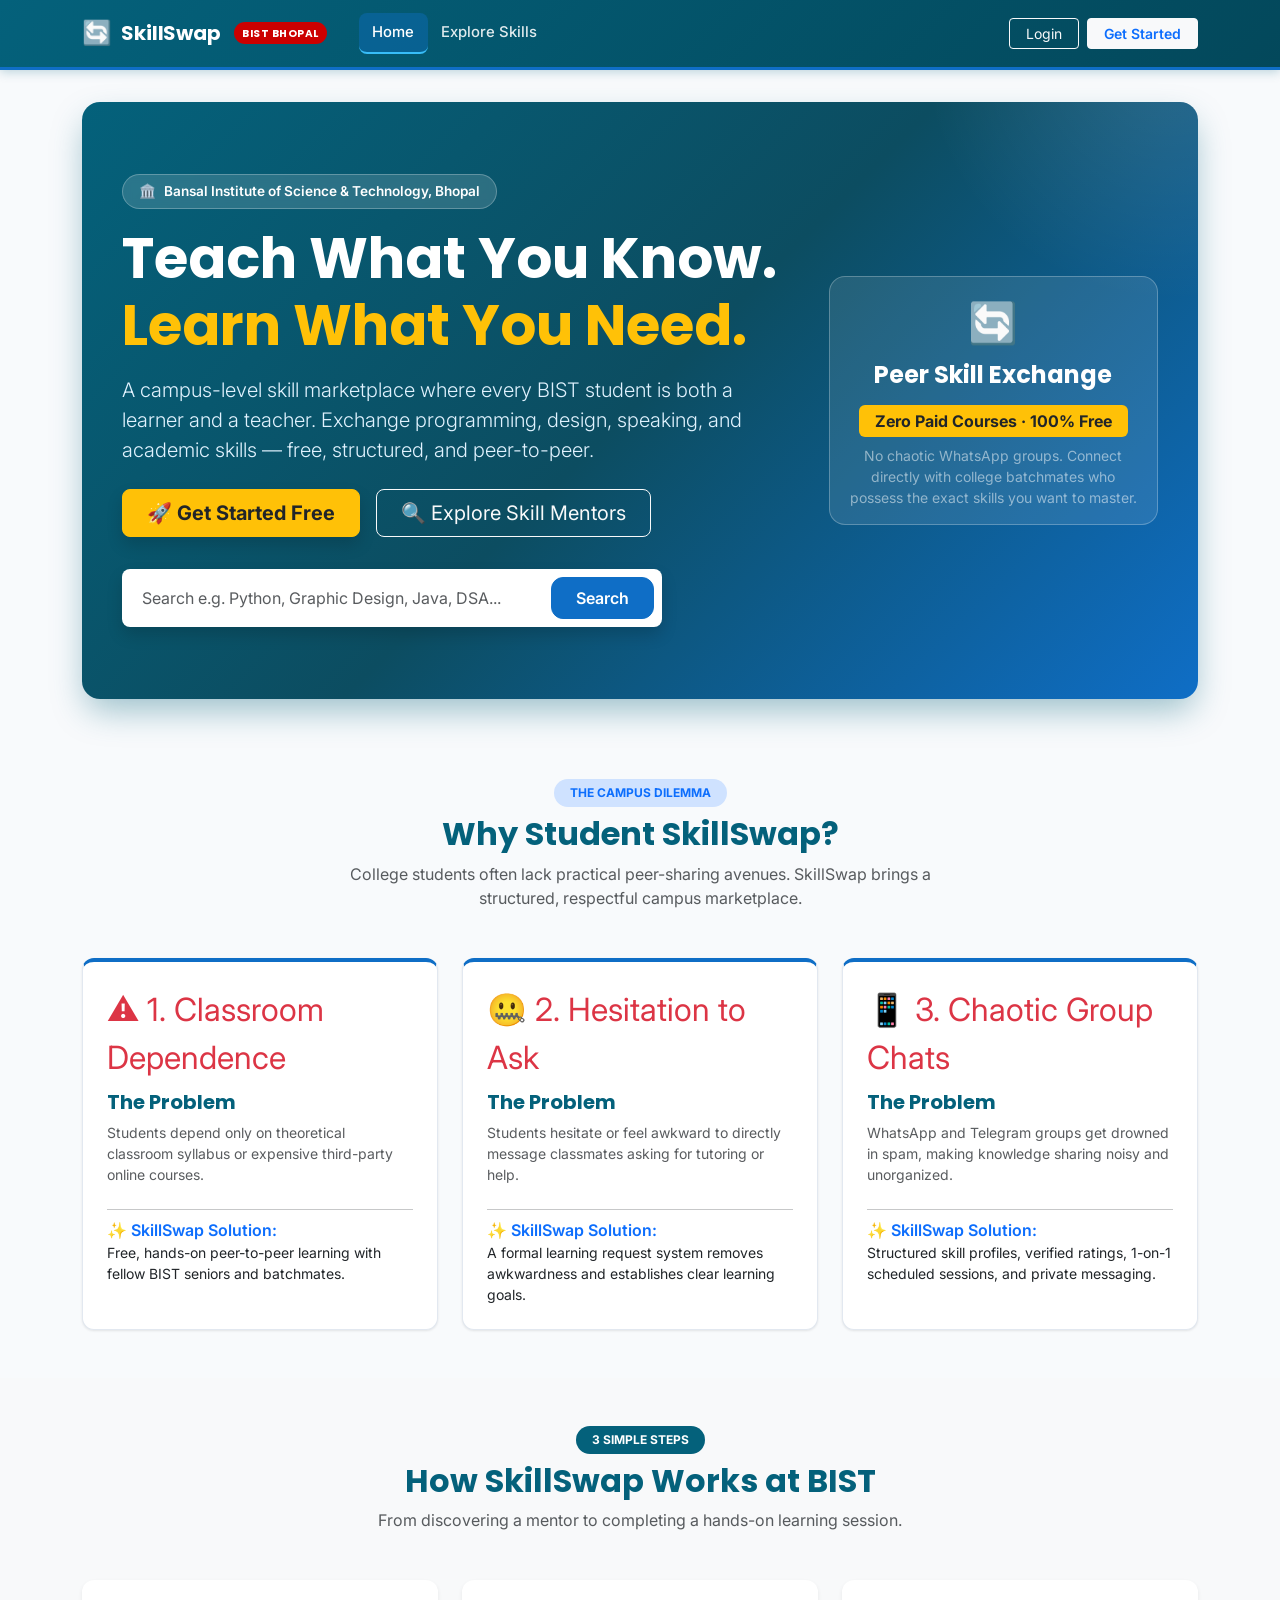
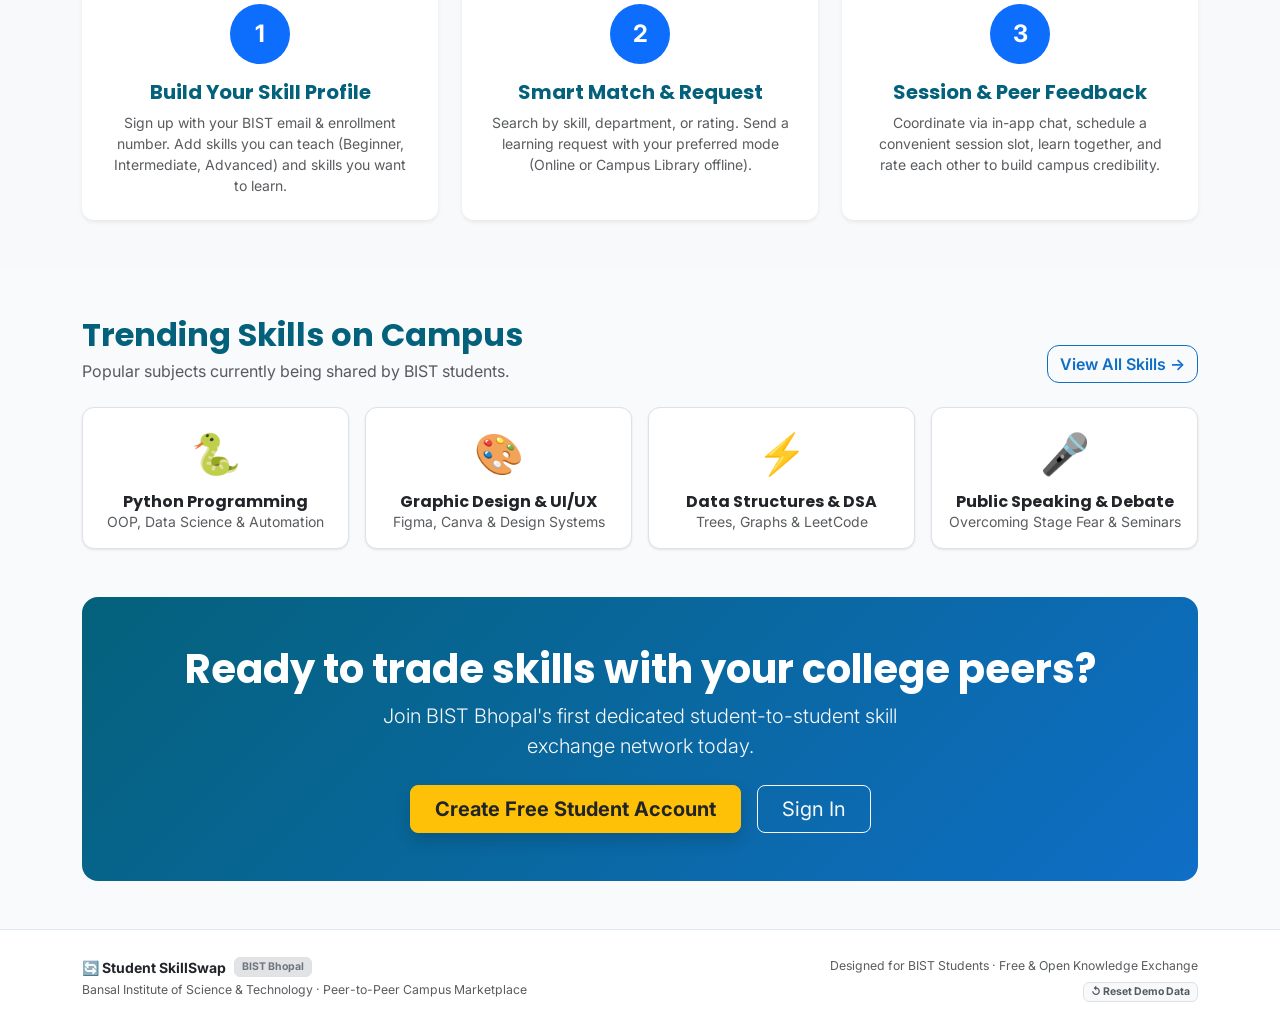
<file: student-skillswap/index.html>
<!DOCTYPE html>
<html lang="en">
<head>
  <meta charset="UTF-8">
  <meta name="viewport" content="width=device-width, initial-scale=1.0">
  <title>Student SkillSwap | BIST Bhopal - Campus Peer Learning Platform</title>
  <!-- Bootstrap 5 CSS -->
  <link href="https://cdn.jsdelivr.net/npm/bootstrap@5.3.3/dist/css/bootstrap.min.css" rel="stylesheet">
  <!-- Custom CSS -->
  <link rel="stylesheet" href="css/style.css">
</head>
<body>

  <!-- Dynamic Navbar -->
  <div id="navbar-placeholder"></div>

  <!-- Hero Section -->
  <section class="container py-4 my-2">
    <div class="hero-section text-center text-md-start">
      <div class="row align-items-center">
        <div class="col-lg-8">
          <div class="mb-3">
            <span class="campus-pill">
              <span>🏛️</span> Bansal Institute of Science & Technology, Bhopal
            </span>
          </div>
          <h1 class="display-4 fw-bold mb-3">
            Teach What You Know.<br>
            <span class="text-warning">Learn What You Need.</span>
          </h1>
          <p class="lead mb-4 opacity-90" style="max-width: 650px;">
            A campus-level skill marketplace where every BIST student is both a learner and a teacher.
            Exchange programming, design, speaking, and academic skills — free, structured, and peer-to-peer.
          </p>

          <div class="d-flex flex-wrap gap-3 justify-content-center justify-content-md-start">
            <a href="register.html" class="btn btn-warning btn-lg fw-bold text-dark px-4 shadow">
              🚀 Get Started Free
            </a>
            <a href="search.html" class="btn btn-outline-light btn-lg px-4">
              🔍 Explore Skill Mentors
            </a>
          </div>

          <!-- Quick Skills Search bar in hero -->
          <div class="mt-4 pt-2">
            <form action="search.html" method="GET" class="d-flex gap-2 p-2 bg-white rounded-3 shadow" style="max-width: 540px;">
              <input type="text" name="q" class="form-control border-0" placeholder="Search e.g. Python, Graphic Design, Java, DSA..." required>
              <button class="btn btn-primary px-4 fw-semibold" type="submit">Search</button>
            </form>
          </div>
        </div>

        <div class="col-lg-4 d-none d-lg-block text-center">
          <div class="p-3 bg-white bg-opacity-10 rounded-4 border border-white border-opacity-25 backdrop-blur">
            <div class="fs-1 mb-2">🔄</div>
            <h4 class="text-white fw-bold">Peer Skill Exchange</h4>
            <div class="badge bg-warning text-dark px-3 py-2 my-2 fs-6">Zero Paid Courses · 100% Free</div>
            <p class="text-white-50 small mb-0">
              No chaotic WhatsApp groups. Connect directly with college batchmates who possess the exact skills you want to master.
            </p>
          </div>
        </div>
      </div>
    </div>
  </section>

  <!-- Problem vs Solution Matrix -->
  <section class="container py-5">
    <div class="text-center mb-5">
      <span class="badge bg-primary-subtle text-primary px-3 py-2 rounded-pill fw-bold text-uppercase">The Campus Dilemma</span>
      <h2 class="fw-bold mt-2">Why Student SkillSwap?</h2>
      <p class="text-muted" style="max-width: 650px; margin: 0 auto;">
        College students often lack practical peer-sharing avenues. SkillSwap brings a structured, respectful campus marketplace.
      </p>
    </div>

    <div class="row g-4">
      <div class="col-md-4">
        <div class="card card-feature p-4">
          <div class="fs-2 mb-2 text-danger">⚠️ 1. Classroom Dependence</div>
          <h5 class="fw-bold">The Problem</h5>
          <p class="text-muted small">Students depend only on theoretical classroom syllabus or expensive third-party online courses.</p>
          <hr class="my-2">
          <div class="fw-semibold text-primary">✨ SkillSwap Solution:</div>
          <p class="small text-dark mb-0">Free, hands-on peer-to-peer learning with fellow BIST seniors and batchmates.</p>
        </div>
      </div>

      <div class="col-md-4">
        <div class="card card-feature p-4">
          <div class="fs-2 mb-2 text-danger">🤐 2. Hesitation to Ask</div>
          <h5 class="fw-bold">The Problem</h5>
          <p class="text-muted small">Students hesitate or feel awkward to directly message classmates asking for tutoring or help.</p>
          <hr class="my-2">
          <div class="fw-semibold text-primary">✨ SkillSwap Solution:</div>
          <p class="small text-dark mb-0">A formal learning request system removes awkwardness and establishes clear learning goals.</p>
        </div>
      </div>

      <div class="col-md-4">
        <div class="card card-feature p-4">
          <div class="fs-2 mb-2 text-danger">📱 3. Chaotic Group Chats</div>
          <h5 class="fw-bold">The Problem</h5>
          <p class="text-muted small">WhatsApp and Telegram groups get drowned in spam, making knowledge sharing noisy and unorganized.</p>
          <hr class="my-2">
          <div class="fw-semibold text-primary">✨ SkillSwap Solution:</div>
          <p class="small text-dark mb-0">Structured skill profiles, verified ratings, 1-on-1 scheduled sessions, and private messaging.</p>
        </div>
      </div>
    </div>
  </section>

  <!-- How It Works (Core User Flows) -->
  <section class="bg-light py-5">
    <div class="container">
      <div class="text-center mb-5">
        <span class="badge bg-teal text-white px-3 py-2 rounded-pill fw-bold text-uppercase" style="background-color: var(--bist-teal);">3 Simple Steps</span>
        <h2 class="fw-bold mt-2">How SkillSwap Works at BIST</h2>
        <p class="text-muted">From discovering a mentor to completing a hands-on learning session.</p>
      </div>

      <div class="row g-4 text-center">
        <div class="col-md-4">
          <div class="card h-100 p-4 border-0 shadow-sm">
            <div class="rounded-circle bg-primary text-white d-inline-flex align-items-center justify-content-center mx-auto mb-3" style="width: 60px; height: 60px; font-size: 1.5rem; font-weight: 700;">1</div>
            <h5 class="fw-bold">Build Your Skill Profile</h5>
            <p class="text-muted small mb-0">
              Sign up with your BIST email & enrollment number. Add skills you can teach (Beginner, Intermediate, Advanced) and skills you want to learn.
            </p>
          </div>
        </div>

        <div class="col-md-4">
          <div class="card h-100 p-4 border-0 shadow-sm">
            <div class="rounded-circle bg-primary text-white d-inline-flex align-items-center justify-content-center mx-auto mb-3" style="width: 60px; height: 60px; font-size: 1.5rem; font-weight: 700;">2</div>
            <h5 class="fw-bold">Smart Match & Request</h5>
            <p class="text-muted small mb-0">
              Search by skill, department, or rating. Send a learning request with your preferred mode (Online or Campus Library offline).
            </p>
          </div>
        </div>

        <div class="col-md-4">
          <div class="card h-100 p-4 border-0 shadow-sm">
            <div class="rounded-circle bg-primary text-white d-inline-flex align-items-center justify-content-center mx-auto mb-3" style="width: 60px; height: 60px; font-size: 1.5rem; font-weight: 700;">3</div>
            <h5 class="fw-bold">Session & Peer Feedback</h5>
            <p class="text-muted small mb-0">
              Coordinate via in-app chat, schedule a convenient session slot, learn together, and rate each other to build campus credibility.
            </p>
          </div>
        </div>
      </div>
    </div>
  </section>

  <!-- Popular Skills Preview -->
  <section class="container py-5">
    <div class="d-flex justify-content-between align-items-end mb-4">
      <div>
        <h2 class="fw-bold mb-1">Trending Skills on Campus</h2>
        <p class="text-muted mb-0">Popular subjects currently being shared by BIST students.</p>
      </div>
      <a href="search.html" class="btn btn-outline-primary fw-semibold">View All Skills →</a>
    </div>

    <div class="row g-3">
      <div class="col-6 col-md-3">
        <a href="search.html?q=Python" class="text-decoration-none">
          <div class="card p-3 border hover-shadow text-center">
            <div class="fs-1">🐍</div>
            <h6 class="fw-bold text-dark mt-2 mb-0">Python Programming</h6>
            <small class="text-muted">OOP, Data Science & Automation</small>
          </div>
        </a>
      </div>
      <div class="col-6 col-md-3">
        <a href="search.html?q=Graphic%20Design" class="text-decoration-none">
          <div class="card p-3 border hover-shadow text-center">
            <div class="fs-1">🎨</div>
            <h6 class="fw-bold text-dark mt-2 mb-0">Graphic Design & UI/UX</h6>
            <small class="text-muted">Figma, Canva & Design Systems</small>
          </div>
        </a>
      </div>
      <div class="col-6 col-md-3">
        <a href="search.html?q=Data%20Structures" class="text-decoration-none">
          <div class="card p-3 border hover-shadow text-center">
            <div class="fs-1">⚡</div>
            <h6 class="fw-bold text-dark mt-2 mb-0">Data Structures & DSA</h6>
            <small class="text-muted">Trees, Graphs & LeetCode</small>
          </div>
        </a>
      </div>
      <div class="col-6 col-md-3">
        <a href="search.html?q=Public%20Speaking" class="text-decoration-none">
          <div class="card p-3 border hover-shadow text-center">
            <div class="fs-1">🎤</div>
            <h6 class="fw-bold text-dark mt-2 mb-0">Public Speaking & Debate</h6>
            <small class="text-muted">Overcoming Stage Fear & Seminars</small>
          </div>
        </a>
      </div>
    </div>
  </section>

  <!-- CTA Banner -->
  <section class="container mb-5">
    <div class="p-5 text-white rounded-4 text-center" style="background: linear-gradient(135deg, var(--bist-teal) 0%, var(--bist-blue) 100%);">
      <h2 class="display-6 fw-bold text-white mb-2">Ready to trade skills with your college peers?</h2>
      <p class="lead mb-4 text-light" style="max-width: 600px; margin: 0 auto;">
        Join BIST Bhopal's first dedicated student-to-student skill exchange network today.
      </p>
      <div class="d-flex justify-content-center gap-3">
        <a href="register.html" class="btn btn-warning btn-lg fw-bold text-dark px-4 shadow">Create Free Student Account</a>
        <a href="login.html" class="btn btn-outline-light btn-lg px-4">Sign In</a>
      </div>
    </div>
  </section>

  <!-- Dynamic Footer -->
  <div id="footer-placeholder"></div>

  <!-- Scripts -->
  <script src="https://cdn.jsdelivr.net/npm/bootstrap@5.3.3/dist/js/bootstrap.bundle.min.js"></script>
  <script src="js/db.js"></script>
  <script src="js/auth.js"></script>
  <script>
    document.addEventListener("DOMContentLoaded", async () => {
      await Auth.initNavbar("home");
      Auth.initFooter();
    });
  </script>
</body>
</html>
</file>
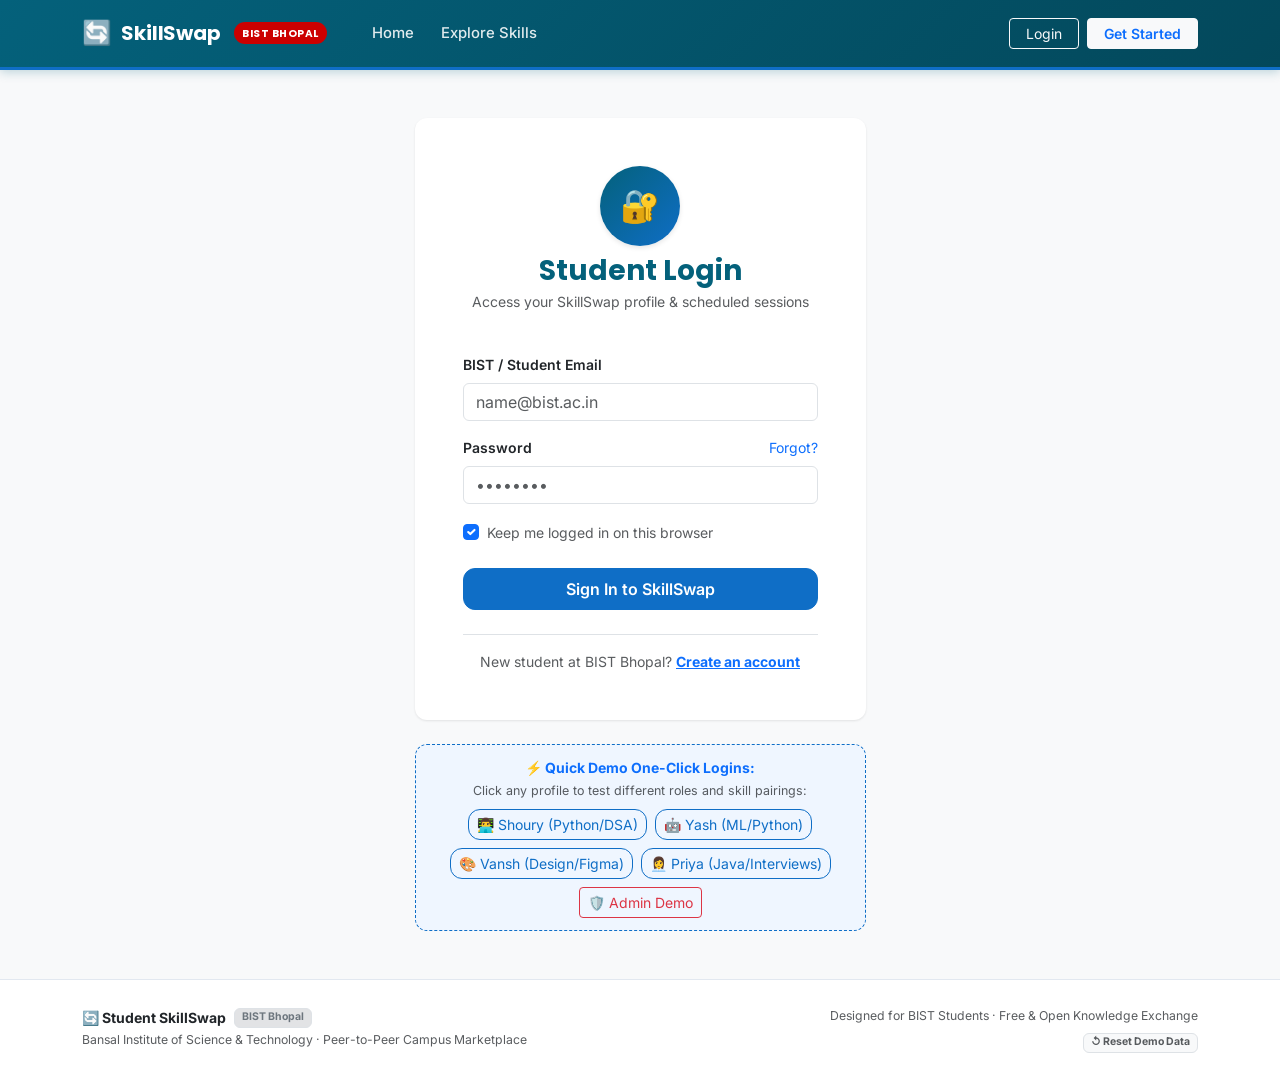
<file: student-skillswap/admin.html>
<!DOCTYPE html>
<html lang="en">
<head>
  <meta charset="UTF-8">
  <meta name="viewport" content="width=device-width, initial-scale=1.0">
  <title>Admin Dashboard | Student SkillSwap - BIST Bhopal</title>
  <!-- Bootstrap 5 CSS -->
  <link href="https://cdn.jsdelivr.net/npm/bootstrap@5.3.3/dist/css/bootstrap.min.css" rel="stylesheet">
  <!-- Custom CSS -->
  <link rel="stylesheet" href="css/style.css">
</head>
<body class="bg-light">

  <div id="navbar-placeholder"></div>

  <main class="container py-4">
    
    <!-- Title & Admin Badge -->
    <div class="d-flex justify-content-between align-items-center mb-4">
      <div>
        <div class="d-flex align-items-center gap-2">
          <h2 class="fw-bold mb-0">🛡️ Campus Admin Dashboard</h2>
          <span class="badge bg-danger">Faculty / Admin Cell</span>
        </div>
        <p class="text-muted small mb-0">Manage registered BIST students, monitor active skill sessions, and resolve reported content.</p>
      </div>
      <div>
        <button class="btn btn-outline-danger btn-sm" onclick="DB.resetDemoData()">
          ↺ Reset All Demo Data
        </button>
      </div>
    </div>

    <!-- Admin Metric Cards -->
    <div class="row g-3 mb-4">
      <div class="col-6 col-md-3">
        <div class="card card-stat p-3 h-100">
          <div class="small text-muted fw-semibold">TOTAL REGISTERED STUDENTS</div>
          <div class="fs-2 fw-bold text-primary mt-1" id="stat-total-students">0</div>
          <div class="small text-muted">Across 6 Departments</div>
        </div>
      </div>

      <div class="col-6 col-md-3">
        <div class="card card-stat teal p-3 h-100">
          <div class="small text-muted fw-semibold">ACTIVE SCHEDULED SESSIONS</div>
          <div class="fs-2 fw-bold text-teal mt-1" id="stat-active-sessions" style="color: var(--bist-teal);">0</div>
          <div class="small text-muted">Upcoming on campus / online</div>
        </div>
      </div>

      <div class="col-6 col-md-3">
        <div class="card card-stat p-3 h-100" style="border-left-color: #10b981;">
          <div class="small text-muted fw-semibold">COMPLETED EXCHANGES</div>
          <div class="fs-2 fw-bold text-success mt-1" id="stat-completed-sessions">0</div>
          <div class="small text-muted">Successful sessions</div>
        </div>
      </div>

      <div class="col-6 col-md-3">
        <div class="card card-stat gold p-3 h-100">
          <div class="small text-muted fw-semibold">TOTAL LISTED SKILLS</div>
          <div class="fs-2 fw-bold text-warning mt-1" id="stat-total-skills">0</div>
          <div class="small text-muted">Teach & Learn categories</div>
        </div>
      </div>
    </div>

    <div class="row g-4">
      
      <!-- Left Column: User Management Table (8 cols) -->
      <div class="col-lg-8">
        <div class="card p-4 border-0 shadow-sm mb-4">
          <div class="d-flex flex-column flex-md-row justify-content-between align-items-md-center gap-2 mb-3">
            <h5 class="fw-bold mb-0">👥 Registered BIST Students</h5>
            
            <div class="d-flex gap-2">
              <input type="text" class="form-control form-control-sm" id="user-search-input" placeholder="Search name or enrollment...">
              <select class="form-select form-select-sm" id="user-dept-filter" style="width: 140px;">
                <option value="">All Depts</option>
                <option value="CSE">CSE</option>
                <option value="IT">IT</option>
                <option value="ECE">ECE</option>
                <option value="EE">EE</option>
                <option value="ME">ME</option>
                <option value="Civil">Civil</option>
              </select>
            </div>
          </div>

          <div class="table-responsive">
            <table class="table table-hover align-middle mb-0">
              <thead class="table-light small">
                <tr>
                  <th>Student</th>
                  <th>Email</th>
                  <th>Enrollment</th>
                  <th>Dept</th>
                  <th>Rating</th>
                  <th class="text-end">Actions</th>
                </tr>
              </thead>
              <tbody id="admin-users-tbody" class="small">
                <tr><td colspan="6" class="text-center py-4">Loading students...</td></tr>
              </tbody>
            </table>
          </div>
        </div>
      </div>

      <!-- Right Column: Popular Skills & Content Moderation (4 cols) -->
      <div class="col-lg-4">
        
        <!-- Popular Skills Analytics -->
        <div class="card p-3 border-0 shadow-sm mb-4">
          <h6 class="fw-bold mb-3">🔥 Popular Skills on Campus</h6>
          <div id="popular-skills-container"></div>
        </div>

        <!-- Moderation & Reported Content -->
        <div class="card p-3 border-0 shadow-sm">
          <div class="d-flex justify-content-between align-items-center mb-3">
            <h6 class="fw-bold mb-0">⚠️ Moderation & Reports</h6>
            <span class="badge bg-danger-subtle text-danger">Safety</span>
          </div>
          <div id="admin-reports-container"></div>
        </div>

      </div>

    </div>

  </main>

  <div id="footer-placeholder"></div>

  <!-- Scripts -->
  <script src="https://cdn.jsdelivr.net/npm/bootstrap@5.3.3/dist/js/bootstrap.bundle.min.js"></script>
  <script src="js/db.js"></script>
  <script src="js/auth.js"></script>
  <script src="js/admin.js"></script>
</body>
</html>
</file>
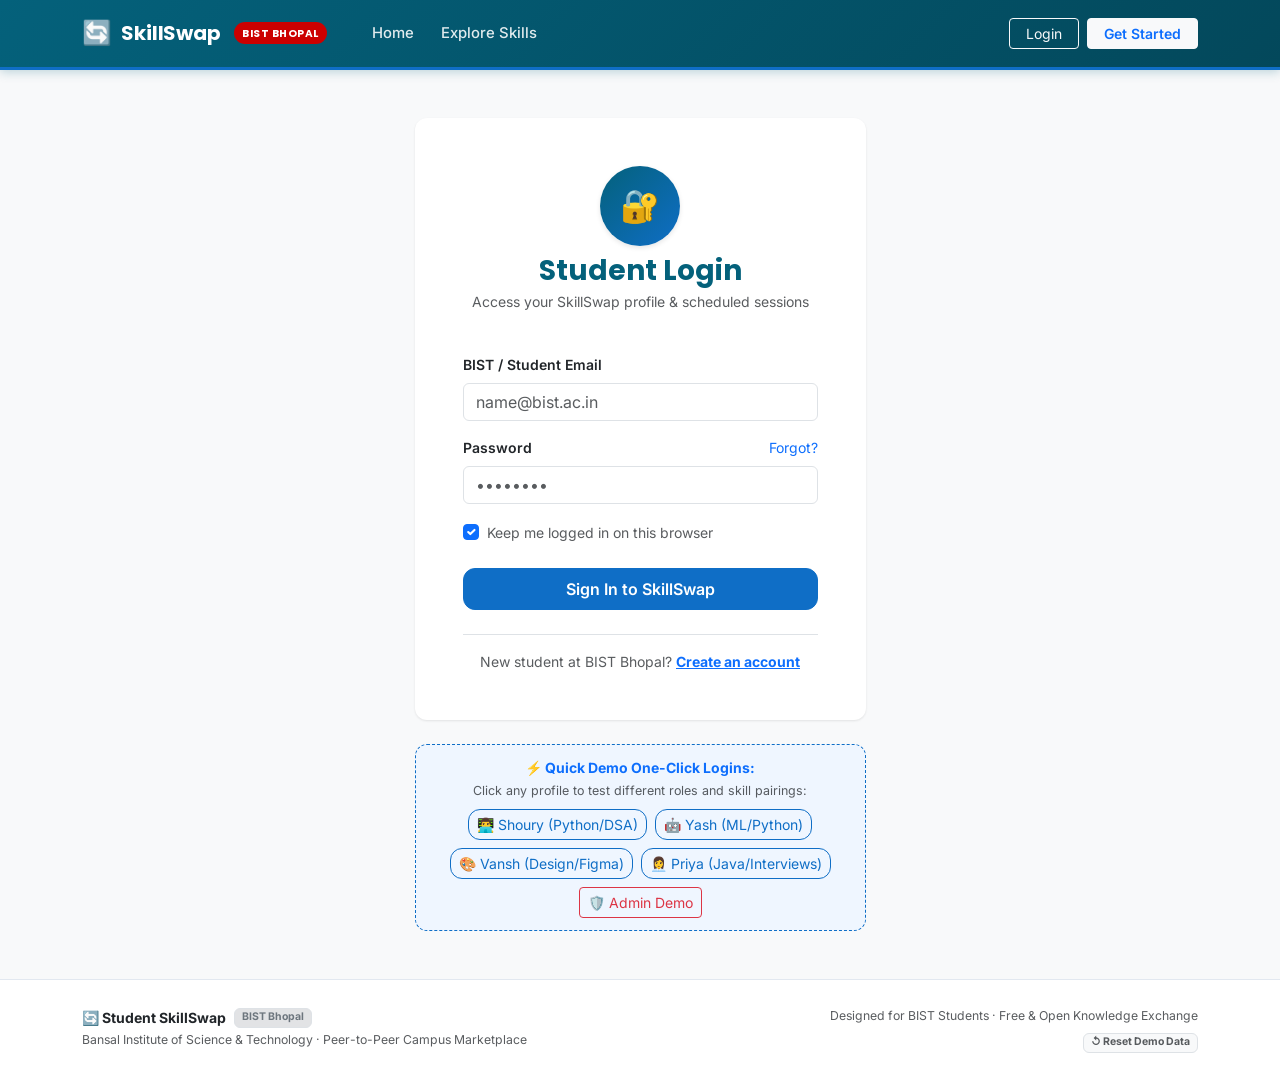
<file: student-skillswap/chat.html>
<!DOCTYPE html>
<html lang="en">
<head>
  <meta charset="UTF-8">
  <meta name="viewport" content="width=device-width, initial-scale=1.0">
  <title>Student Chat | Student SkillSwap - BIST Bhopal</title>
  <!-- Bootstrap 5 CSS -->
  <link href="https://cdn.jsdelivr.net/npm/bootstrap@5.3.3/dist/css/bootstrap.min.css" rel="stylesheet">
  <!-- Custom CSS -->
  <link rel="stylesheet" href="css/style.css">
</head>
<body class="bg-light">

  <div id="navbar-placeholder"></div>

  <main class="container py-3">
    <div class="d-flex justify-content-between align-items-center mb-3">
      <div>
        <h4 class="fw-bold mb-0">💬 Peer Messaging</h4>
        <small class="text-muted">Coordinate learning topics and session logistics with matched students.</small>
      </div>
      <a href="requests.html" class="btn btn-outline-secondary btn-sm">
        📬 View All Requests
      </a>
    </div>

    <!-- Chat Container Box -->
    <div class="chat-container">
      
      <!-- Left Sidebar: Conversations List -->
      <div class="chat-sidebar">
        <div class="chat-sidebar-header">
          <strong class="small text-uppercase text-muted fw-bold">Active Matches</strong>
        </div>
        <div class="chat-sidebar-list" id="chat-sidebar-list">
          <div class="p-4 text-center">
            <div class="spinner-border spinner-border-sm text-primary"></div>
          </div>
        </div>
      </div>

      <!-- Right Main: Active Chat Stream -->
      <div class="chat-main" id="chat-main-panel">
        
        <!-- Header -->
        <div class="chat-header" id="chat-active-header">
          <div class="text-muted small">Select a conversation from the left to start chatting</div>
        </div>

        <!-- Messages Stream -->
        <div class="chat-messages" id="chat-messages-container">
          <div class="m-auto text-center text-muted">
            <div class="spinner-border text-primary"></div>
          </div>
        </div>

        <!-- Input Bar -->
        <div class="chat-input-bar">
          <form id="chat-form" class="d-flex gap-2">
            <input type="text" class="form-control" id="chat-input-text" placeholder="Type a message to your peer mentor..." autocomplete="off" required>
            <button type="submit" class="btn btn-primary px-4 fw-semibold">
              Send
            </button>
          </form>
        </div>

      </div>

    </div>
  </main>

  <div id="footer-placeholder"></div>

  <!-- Scripts -->
  <script src="https://cdn.jsdelivr.net/npm/bootstrap@5.3.3/dist/js/bootstrap.bundle.min.js"></script>
  <script src="js/db.js"></script>
  <script src="js/auth.js"></script>
  <script src="js/chat.js"></script>
</body>
</html>
</file>
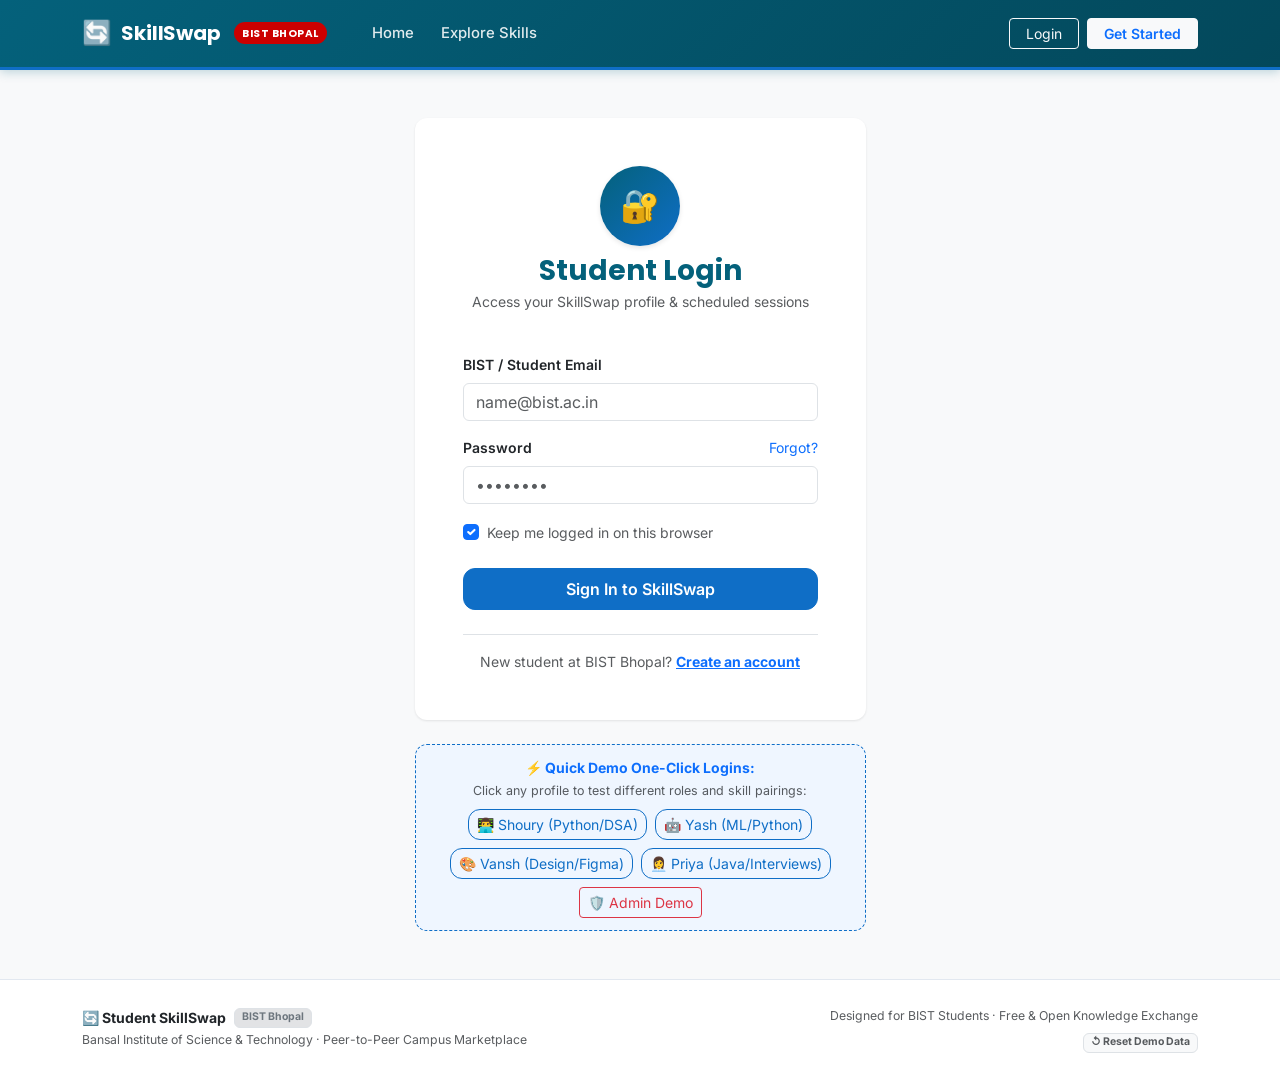
<file: student-skillswap/dashboard.html>
<!DOCTYPE html>
<html lang="en">
<head>
  <meta charset="UTF-8">
  <meta name="viewport" content="width=device-width, initial-scale=1.0">
  <title>Student Dashboard | Student SkillSwap - BIST Bhopal</title>
  <!-- Bootstrap 5 CSS -->
  <link href="https://cdn.jsdelivr.net/npm/bootstrap@5.3.3/dist/css/bootstrap.min.css" rel="stylesheet">
  <!-- Custom CSS -->
  <link rel="stylesheet" href="css/style.css">
</head>
<body class="bg-light">

  <div id="navbar-placeholder"></div>

  <main class="container py-4">
    
    <!-- Welcome Header Banner -->
    <div class="card border-0 shadow-sm p-4 mb-4 bg-white">
      <div class="d-flex flex-column flex-md-row justify-content-between align-items-md-center gap-3">
        <div>
          <div class="d-flex align-items-center gap-2 mb-1">
            <h2 class="fw-bold mb-0">Welcome, <span id="welcome-name" class="text-primary">Student</span> 👋</h2>
            <span class="badge bg-success-subtle text-success border border-success">BIST Student</span>
          </div>
          <p id="user-meta" class="text-muted small mb-2">Loading enrollment details...</p>
          <div id="stat-user-rating"></div>
        </div>

        <div class="d-flex flex-wrap gap-2">
          <a href="search.html" class="btn btn-primary btn-sm px-3">
            🔍 Find Mentors
          </a>
          <a href="skills.html" class="btn btn-outline-primary btn-sm px-3">
            ➕ Add / Manage Skills
          </a>
          <a href="profile.html" class="btn btn-outline-secondary btn-sm px-3">
            👤 Edit Profile
          </a>
        </div>
      </div>
    </div>

    <!-- Quick Stats Cards (4 Metrics) -->
    <div class="row g-3 mb-4">
      <div class="col-6 col-md-3">
        <div class="card card-stat p-3 h-100">
          <div class="small text-muted fw-semibold">SKILLS I TEACH</div>
          <div class="fs-2 fw-bold text-primary mt-1" id="stat-teach-count">0</div>
          <div class="small text-muted">Offered to peers</div>
        </div>
      </div>

      <div class="col-6 col-md-3">
        <div class="card card-stat teal p-3 h-100">
          <div class="small text-muted fw-semibold">SKILLS I WANT</div>
          <div class="fs-2 fw-bold text-teal mt-1" id="stat-learn-count" style="color: var(--bist-teal);">0</div>
          <div class="small text-muted">Seeking mentors</div>
        </div>
      </div>

      <div class="col-6 col-md-3">
        <div class="card card-stat red p-3 h-100">
          <div class="small text-muted fw-semibold">PENDING REQUESTS</div>
          <div class="fs-2 fw-bold text-danger mt-1" id="stat-pending-count">0</div>
          <div class="small text-muted">Awaiting your reply</div>
        </div>
      </div>

      <div class="col-6 col-md-3">
        <div class="card card-stat gold p-3 h-100">
          <div class="small text-muted fw-semibold">ACTIVE SESSIONS</div>
          <div class="fs-2 fw-bold text-warning mt-1" id="stat-sessions-count">0</div>
          <div class="small text-muted">Scheduled learning</div>
        </div>
      </div>
    </div>

    <!-- Main Dashboard Row -->
    <div class="row g-4">
      
      <!-- Left Column: Upcoming Sessions & Skills Overview -->
      <div class="col-lg-8">
        
        <!-- Upcoming Sessions Card -->
        <div class="card p-4 mb-4 border-0 shadow-sm">
          <div class="d-flex justify-content-between align-items-center mb-3">
            <h5 class="fw-bold mb-0">📅 Upcoming Scheduled Sessions</h5>
            <a href="schedule.html" class="btn btn-sm btn-link text-decoration-none">Manage All →</a>
          </div>

          <div id="upcoming-sessions-container">
            <div class="text-center py-4">
              <div class="spinner-border text-primary" role="status"></div>
            </div>
          </div>
        </div>

        <!-- Skills Overview Card -->
        <div class="card p-4 border-0 shadow-sm">
          <div class="d-flex justify-content-between align-items-center mb-3">
            <h5 class="fw-bold mb-0">💡 My Skill Overview</h5>
            <a href="skills.html" class="btn btn-sm btn-outline-primary">+ Add New Skill</a>
          </div>

          <div class="row g-3">
            <div class="col-md-6 border-end-md">
              <h6 class="small fw-bold text-primary text-uppercase mb-2">🎓 Skills I Can Teach:</h6>
              <div id="dashboard-teach-skills" class="d-flex flex-wrap"></div>
            </div>
            <div class="col-md-6">
              <h6 class="small fw-bold text-warning-emphasis text-uppercase mb-2">📖 Skills I Want to Learn:</h6>
              <div id="dashboard-learn-skills" class="d-flex flex-wrap"></div>
            </div>
          </div>
        </div>

      </div>

      <!-- Right Column: Pending Requests & Campus Guidelines -->
      <div class="col-lg-4">
        
        <!-- Pending Requests Card -->
        <div class="card p-3 mb-4 border-0 shadow-sm">
          <div class="d-flex justify-content-between align-items-center mb-3">
            <h6 class="fw-bold mb-0">📬 Pending Requests (Action Required)</h6>
            <a href="requests.html" class="small text-decoration-none">View All</a>
          </div>
          <div id="pending-requests-container">
            <div class="text-center py-3">
              <div class="spinner-border spinner-border-sm text-primary"></div>
            </div>
          </div>
        </div>

        <!-- Campus Peer Learning Tips -->
        <div class="card p-3 border-0 shadow-sm bg-white">
          <h6 class="fw-bold mb-2">🏛️ BIST Campus Learning Guidelines</h6>
          <ul class="list-unstyled small text-muted mb-0">
            <li class="mb-2">✓ <strong>Library Room Booking:</strong> For offline sessions, use nursing building library area.</li>
            <li class="mb-2">✓ <strong>Punctuality:</strong> Inform your peer via chat at least 2 hours prior if rescheduling.</li>
            <li class="mb-2">✓ <strong>Mutual Rating:</strong> Remember to submit honest feedback after completing each session.</li>
          </ul>
        </div>

      </div>

    </div>

  </main>

  <div id="footer-placeholder"></div>

  <!-- Scripts -->
  <script src="https://cdn.jsdelivr.net/npm/bootstrap@5.3.3/dist/js/bootstrap.bundle.min.js"></script>
  <script src="js/db.js"></script>
  <script src="js/auth.js"></script>
  <script src="js/dashboard.js"></script>
</body>
</html>
</file>
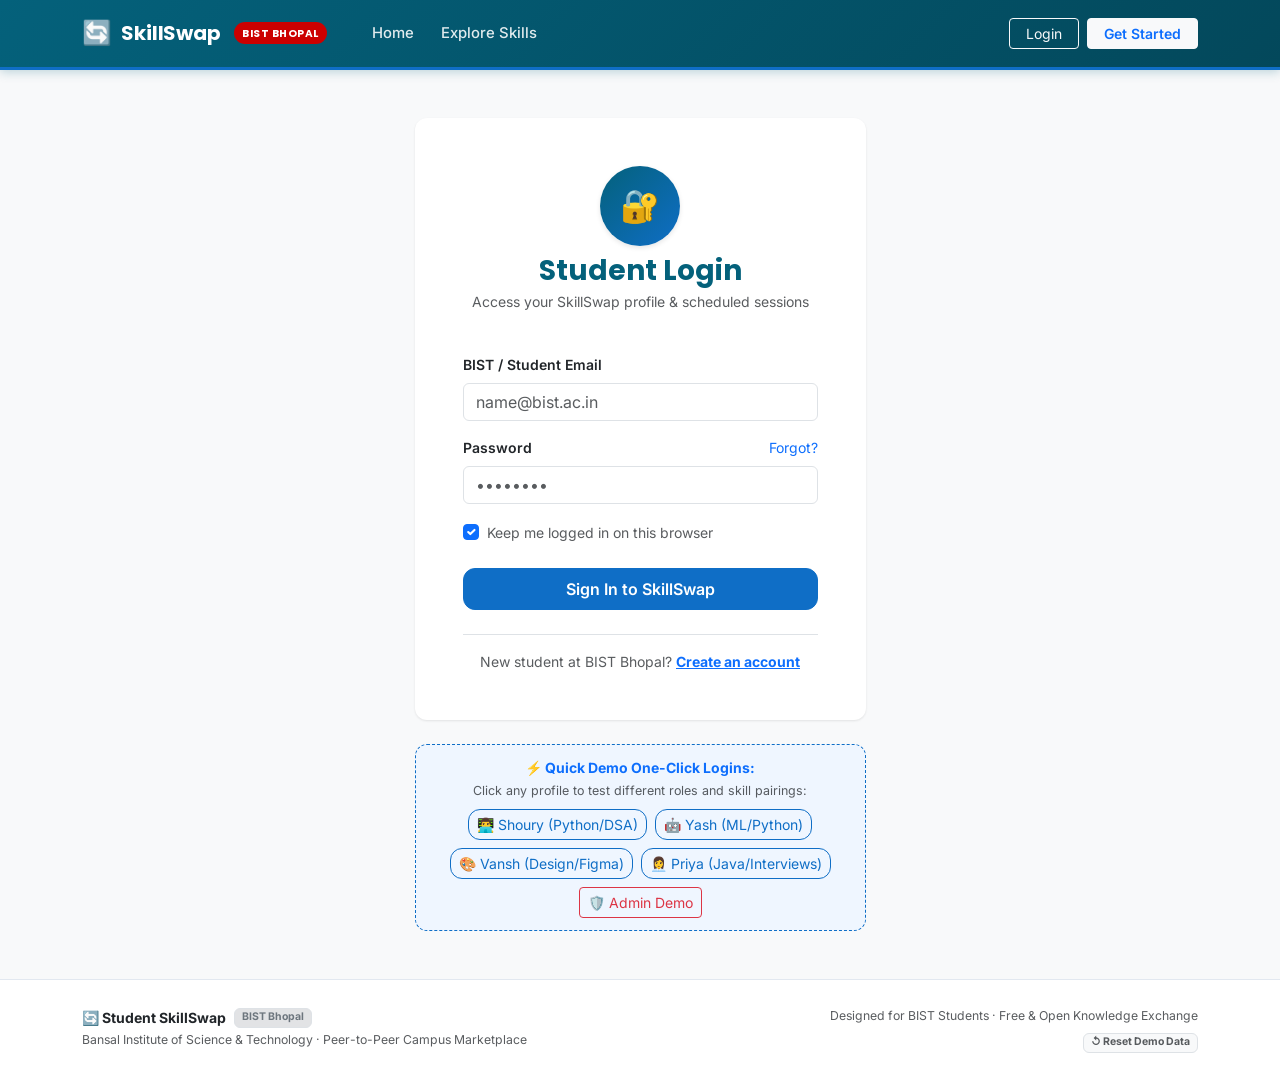
<file: student-skillswap/feedback.html>
<!DOCTYPE html>
<html lang="en">
<head>
  <meta charset="UTF-8">
  <meta name="viewport" content="width=device-width, initial-scale=1.0">
  <title>Rate Session | Student SkillSwap - BIST Bhopal</title>
  <!-- Bootstrap 5 CSS -->
  <link href="https://cdn.jsdelivr.net/npm/bootstrap@5.3.3/dist/css/bootstrap.min.css" rel="stylesheet">
  <!-- Custom CSS -->
  <link rel="stylesheet" href="css/style.css">
</head>
<body class="bg-light">

  <div id="navbar-placeholder"></div>

  <main class="container py-5">
    <div class="row justify-content-center">
      <div class="col-lg-6 col-md-8">
        
        <div class="card border-0 shadow-sm p-4 p-md-5" id="feedback-form-container">
          
          <div class="text-center mb-4">
            <div id="peer-avatar-container" class="mb-3 mx-auto"></div>
            <h3 class="fw-bold mb-1">Rate Your Learning Session</h3>
            <p class="text-muted small mb-0">Help build a trustworthy peer learning community at BIST Bhopal.</p>
          </div>

          <!-- Session Summary Card -->
          <div class="bg-light p-3 rounded mb-4 border text-center">
            <div class="small text-muted mb-1" id="peer-role">Peer Mentor</div>
            <h5 class="fw-bold text-dark mb-1" id="peer-name">Student Name</h5>
            <div class="badge bg-primary px-3 py-1 mb-2 fs-6" id="session-skill">Skill Name</div>
            <div class="small text-muted" id="session-date-time">Date & Time</div>
          </div>

          <form id="feedback-form">
            <!-- 5-Star Rating Selector -->
            <div class="mb-4 text-center">
              <label class="form-label fw-bold d-block mb-2">How was your session experience?</label>
              
              <div class="star-rating-input justify-content-center">
                <input type="radio" id="star5" name="stars" value="5" checked>
                <label for="star5" title="5 Stars - Outstanding!">★</label>
                
                <input type="radio" id="star4" name="stars" value="4">
                <label for="star4" title="4 Stars - Very Good">★</label>
                
                <input type="radio" id="star3" name="stars" value="3">
                <label for="star3" title="3 Stars - Good">★</label>
                
                <input type="radio" id="star2" name="stars" value="2">
                <label for="star2" title="2 Stars - Fair">★</label>
                
                <input type="radio" id="star1" name="stars" value="1">
                <label for="star1" title="1 Star - Poor">★</label>
              </div>
              <small class="text-muted">Click a star to rate from 1 to 5</small>
            </div>

            <!-- Review Textarea -->
            <div class="mb-4">
              <label class="form-label small fw-semibold">Written Feedback / Review (Optional)</label>
              <textarea class="form-control" name="review" rows="4" placeholder="Share what went well, how patient they were, and what topics you covered together..."></textarea>
            </div>

            <div class="d-grid gap-2">
              <button type="submit" class="btn btn-primary py-2 fw-semibold">
                ⭐ Submit Rating & Feedback
              </button>
              <a href="schedule.html" class="btn btn-outline-secondary btn-sm">
                Cancel
              </a>
            </div>
          </form>

        </div>

      </div>
    </div>
  </main>

  <div id="footer-placeholder"></div>

  <!-- Scripts -->
  <script src="https://cdn.jsdelivr.net/npm/bootstrap@5.3.3/dist/js/bootstrap.bundle.min.js"></script>
  <script src="js/db.js"></script>
  <script src="js/auth.js"></script>
  <script src="js/feedback.js"></script>
</body>
</html>
</file>
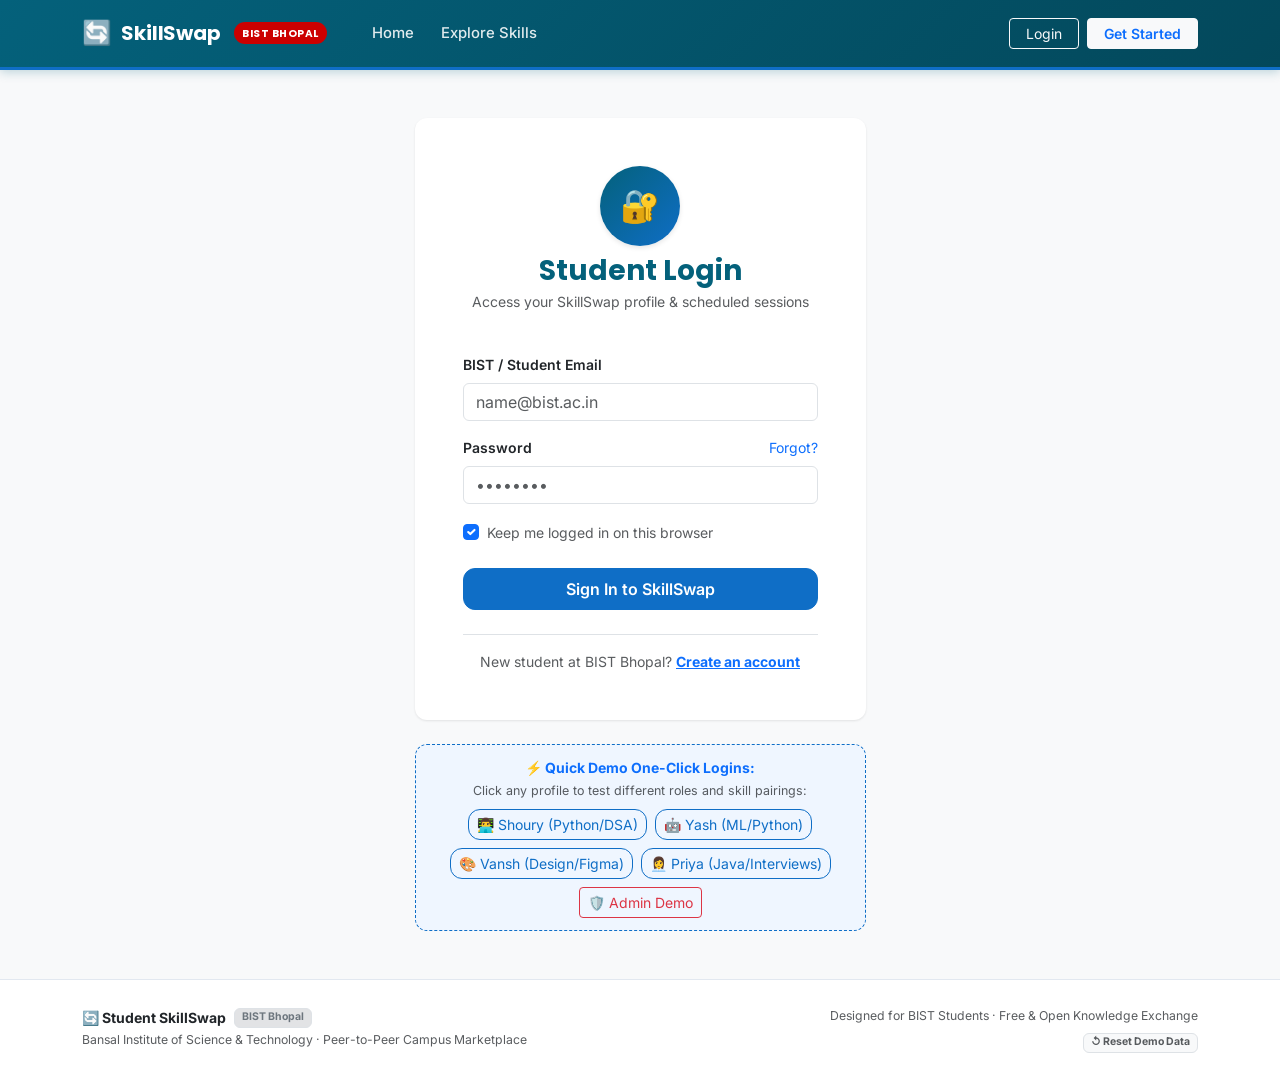
<file: student-skillswap/login.html>
<!DOCTYPE html>
<html lang="en">
<head>
  <meta charset="UTF-8">
  <meta name="viewport" content="width=device-width, initial-scale=1.0">
  <title>Login | Student SkillSwap - BIST Bhopal</title>
  <!-- Bootstrap 5 CSS -->
  <link href="https://cdn.jsdelivr.net/npm/bootstrap@5.3.3/dist/css/bootstrap.min.css" rel="stylesheet">
  <!-- Custom CSS -->
  <link rel="stylesheet" href="css/style.css">
</head>
<body class="bg-light">

  <div id="navbar-placeholder"></div>

  <div class="container py-5">
    <div class="row justify-content-center">
      <div class="col-lg-5 col-md-8">
        
        <!-- Login Card -->
        <div class="card border-0 shadow-md p-4 p-md-5 mb-4">
          <div class="text-center mb-4">
            <div class="avatar avatar-lg mx-auto mb-2" style="background: linear-gradient(135deg, var(--bist-teal), var(--bist-blue));">
              🔐
            </div>
            <h3 class="fw-bold mb-1">Student Login</h3>
            <p class="text-muted small">Access your SkillSwap profile & scheduled sessions</p>
          </div>

          <form id="login-form">
            <div class="mb-3">
              <label class="form-label small fw-semibold">BIST / Student Email</label>
              <input type="email" class="form-control" name="email" id="login-email" placeholder="name@bist.ac.in" required>
            </div>

            <div class="mb-3">
              <div class="d-flex justify-content-between">
                <label class="form-label small fw-semibold">Password</label>
                <a href="#" class="small text-primary text-decoration-none" data-bs-toggle="modal" data-bs-target="#forgotPasswordModal">Forgot?</a>
              </div>
              <input type="password" class="form-control" name="password" id="login-password" placeholder="••••••••" required>
            </div>

            <div class="form-check mb-4">
              <input class="form-check-input" type="checkbox" id="rememberMe" checked>
              <label class="form-check-label small text-muted" for="rememberMe">
                Keep me logged in on this browser
              </label>
            </div>

            <button type="submit" class="btn btn-primary w-100 py-2 fw-semibold">
              Sign In to SkillSwap
            </button>
          </form>

          <div class="text-center mt-4 pt-3 border-top">
            <p class="text-muted small mb-0">
              New student at BIST Bhopal? <a href="register.html" class="fw-bold text-primary">Create an account</a>
            </p>
          </div>
        </div>

        <!-- Quick One-Click Demo Logins for Fast Review -->
        <div class="demo-bar text-center">
          <div class="fw-bold text-primary small mb-1">⚡ Quick Demo One-Click Logins:</div>
          <p class="text-muted small mb-2" style="font-size: 0.78rem;">Click any profile to test different roles and skill pairings:</p>
          
          <div class="d-flex flex-wrap gap-2 justify-content-center">
            <button class="btn btn-sm btn-outline-primary" onclick="quickFill('shoury@bist.ac.in', 'password123')">
              👨‍💻 Shoury (Python/DSA)
            </button>
            <button class="btn btn-sm btn-outline-primary" onclick="quickFill('yash@bist.ac.in', 'password123')">
              🤖 Yash (ML/Python)
            </button>
            <button class="btn btn-sm btn-outline-primary" onclick="quickFill('vansh@bist.ac.in', 'password123')">
              🎨 Vansh (Design/Figma)
            </button>
            <button class="btn btn-sm btn-outline-primary" onclick="quickFill('priya@bist.ac.in', 'password123')">
              👩‍💼 Priya (Java/Interviews)
            </button>
            <button class="btn btn-sm btn-outline-danger" onclick="quickFill('admin@bist.ac.in', 'admin123')">
              🛡️ Admin Demo
            </button>
          </div>
        </div>

      </div>
    </div>
  </div>

  <!-- Forgot Password Modal -->
  <div class="modal fade" id="forgotPasswordModal" tabindex="-1" aria-labelledby="forgotPasswordModalLabel" aria-hidden="true">
    <div class="modal-dialog modal-dialog-centered">
      <div class="modal-content">
        <div class="modal-header">
          <h5 class="modal-title fw-bold" id="forgotPasswordModalLabel">Reset SkillSwap Password</h5>
          <button type="button" class="btn-close" data-bs-dismiss="modal" aria-label="Close"></button>
        </div>
        <form id="forgot-form">
          <div class="modal-body">
            <p class="text-muted small">Enter your registered BIST email address. We will simulate sending a password reset verification link to your inbox.</p>
            <div class="mb-3">
              <label class="form-label small fw-semibold">Email Address</label>
              <input type="email" class="form-control" name="resetEmail" id="reset-email" placeholder="e.g. shoury@bist.ac.in" required>
            </div>
          </div>
          <div class="modal-footer">
            <button type="button" class="btn btn-outline-secondary btn-sm" data-bs-dismiss="modal">Cancel</button>
            <button type="submit" class="btn btn-primary btn-sm">Send Reset Email</button>
          </div>
        </form>
      </div>
    </div>
  </div>

  <div id="footer-placeholder"></div>

  <!-- Scripts -->
  <script src="https://cdn.jsdelivr.net/npm/bootstrap@5.3.3/dist/js/bootstrap.bundle.min.js"></script>
  <script src="js/db.js"></script>
  <script src="js/auth.js"></script>
  <script>
    function quickFill(email, pw) {
      document.getElementById("login-email").value = email;
      document.getElementById("login-password").value = pw;
      document.getElementById("login-form").requestSubmit();
    }

    document.addEventListener("DOMContentLoaded", async () => {
      // Check if already authenticated
      const user = await Auth.getCurrentUser();
      if (user) {
        window.location.href = "dashboard.html";
        return;
      }

      await Auth.initNavbar("login");
      Auth.initFooter();

      const form = document.getElementById("login-form");
      form.addEventListener("submit", async (e) => {
        e.preventDefault();
        try {
          const user = await Auth.login(form.email.value, form.password.value);
          SkillSwapUtils.showToast(`Welcome back, ${user.name}!`, "success");
          setTimeout(() => {
            if (user.role === "admin") {
              window.location.href = "admin.html";
            } else {
              window.location.href = "dashboard.html";
            }
          }, 600);
        } catch (err) {
          SkillSwapUtils.showToast(err.message, "danger");
        }
      });

      // Forgot password form
      const forgotForm = document.getElementById("forgot-form");
      forgotForm.addEventListener("submit", async (e) => {
        e.preventDefault();
        try {
          await Auth.resetPassword(forgotForm.resetEmail.value);
          SkillSwapUtils.showToast("Password reset link sent to your email! (Simulated)", "success");
          const modalEl = document.getElementById("forgotPasswordModal");
          const modal = bootstrap.Modal.getInstance(modalEl);
          if (modal) modal.hide();
        } catch (err) {
          SkillSwapUtils.showToast(err.message, "danger");
        }
      });
    });
  </script>
</body>
</html>
</file>
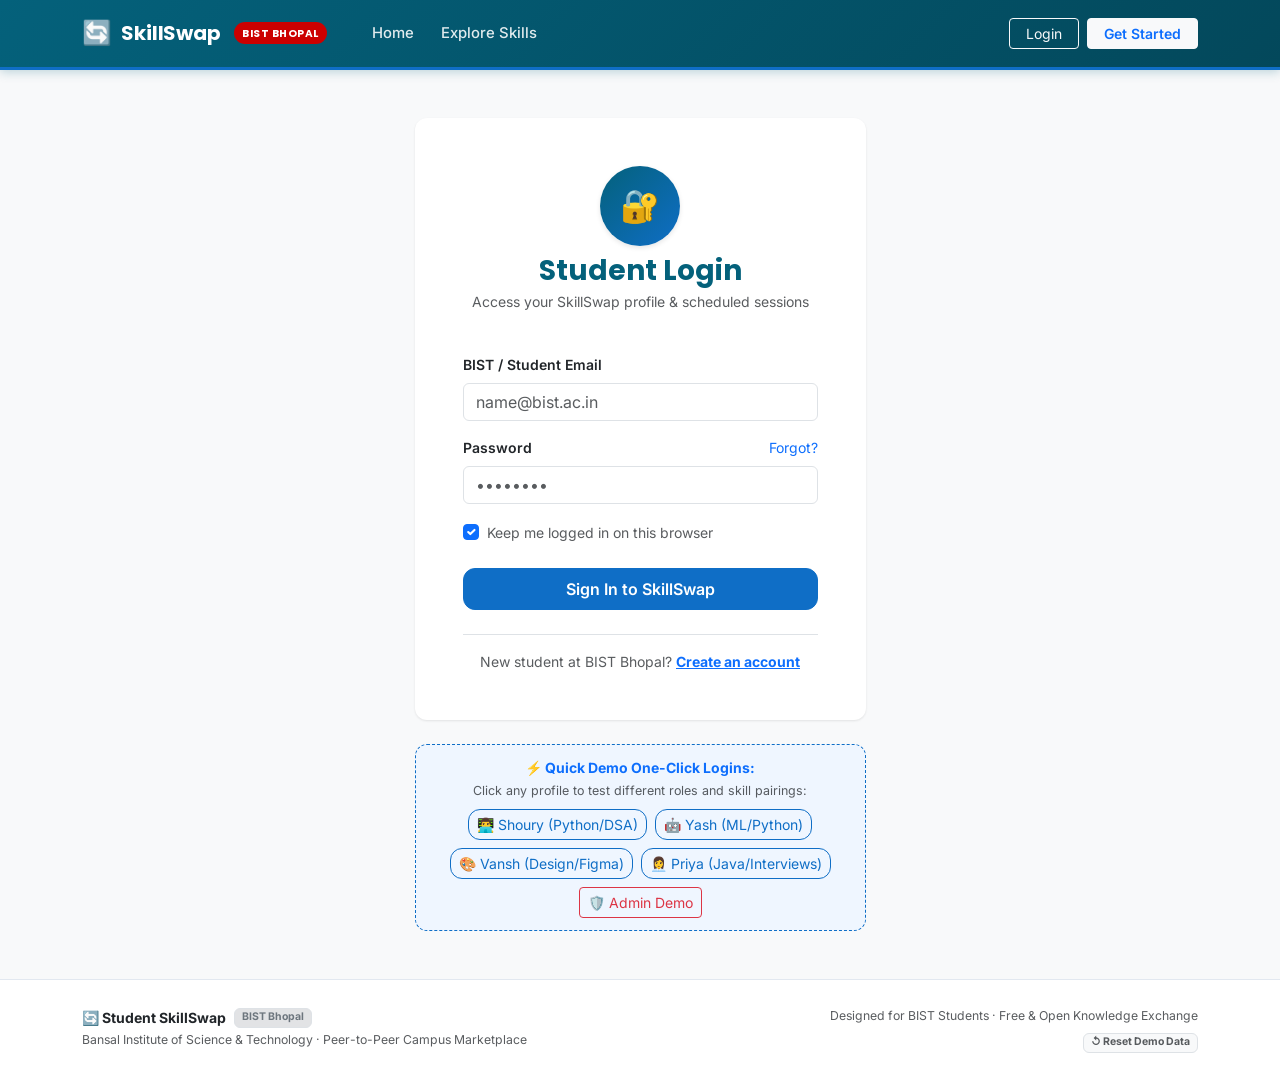
<file: student-skillswap/profile.html>
<!DOCTYPE html>
<html lang="en">
<head>
  <meta charset="UTF-8">
  <meta name="viewport" content="width=device-width, initial-scale=1.0">
  <title>My Profile | Student SkillSwap - BIST Bhopal</title>
  <!-- Bootstrap 5 CSS -->
  <link href="https://cdn.jsdelivr.net/npm/bootstrap@5.3.3/dist/css/bootstrap.min.css" rel="stylesheet">
  <!-- Custom CSS -->
  <link rel="stylesheet" href="css/style.css">
</head>
<body class="bg-light">

  <div id="navbar-placeholder"></div>

  <main class="container py-4">
    <div class="row justify-content-center">
      
      <!-- Profile Preview Card (Left) -->
      <div class="col-lg-4 col-md-5 mb-4">
        <div class="card p-4 border-0 shadow-sm text-center">
          <div class="mb-3 mx-auto" id="avatar-preview-container">
            <!-- Rendered by profile.js -->
          </div>

          <h4 class="fw-bold mb-0" id="preview-name">Student Profile</h4>
          <div id="profile-rating-display" class="my-2"></div>

          <div id="profile-skills-summary"></div>

          <hr class="my-3">

          <div class="d-grid gap-2">
            <a href="view-profile.html" id="view-public-btn" class="btn btn-outline-primary btn-sm">
              👁️ View My Public Profile
            </a>
            <a href="skills.html" class="btn btn-light btn-sm border">
              ⚡ Manage Skills
            </a>
          </div>

          <!-- Avatar Preset Selector -->
          <div class="mt-4 pt-3 border-top text-start">
            <label class="form-label small fw-semibold text-muted">Or Pick an Avatar Preset:</label>
            <div class="d-flex gap-2 justify-content-center">
              <button type="button" class="btn btn-light p-1 border avatar-preset-btn" data-url="https://images.unsplash.com/photo-1534528741775-53994a69daeb?w=150&auto=format&fit=crop&q=80">
                <img src="https://images.unsplash.com/photo-1534528741775-53994a69daeb?w=50&auto=format&fit=crop&q=80" class="rounded-circle" width="36" height="36">
              </button>
              <button type="button" class="btn btn-light p-1 border avatar-preset-btn" data-url="https://images.unsplash.com/photo-1507003211169-0a1dd7228f2d?w=150&auto=format&fit=crop&q=80">
                <img src="https://images.unsplash.com/photo-1507003211169-0a1dd7228f2d?w=50&auto=format&fit=crop&q=80" class="rounded-circle" width="36" height="36">
              </button>
              <button type="button" class="btn btn-light p-1 border avatar-preset-btn" data-url="https://images.unsplash.com/photo-1500648767791-00dcc994a43e?w=150&auto=format&fit=crop&q=80">
                <img src="https://images.unsplash.com/photo-1500648767791-00dcc994a43e?w=50&auto=format&fit=crop&q=80" class="rounded-circle" width="36" height="36">
              </button>
              <button type="button" class="btn btn-light p-1 border avatar-preset-btn" data-url="https://images.unsplash.com/photo-1494790108377-be9c29b29330?w=150&auto=format&fit=crop&q=80">
                <img src="https://images.unsplash.com/photo-1494790108377-be9c29b29330?w=50&auto=format&fit=crop&q=80" class="rounded-circle" width="36" height="36">
              </button>
            </div>
          </div>
        </div>
      </div>

      <!-- Profile Edit Form (Right) -->
      <div class="col-lg-8 col-md-7">
        <div class="card p-4 p-md-5 border-0 shadow-sm">
          <div class="d-flex justify-content-between align-items-center mb-3">
            <h4 class="fw-bold mb-0">Edit Student Profile</h4>
            <span class="badge bg-light text-dark border">BIST Bhopal</span>
          </div>
          <p class="text-muted small mb-4">Keep your academic and contact details up-to-date so peers can connect easily.</p>

          <form id="profile-form">
            <div class="row g-3">
              
              <!-- Name & Email -->
              <div class="col-md-6">
                <label class="form-label small fw-semibold">Full Name <span class="text-danger">*</span></label>
                <input type="text" class="form-control" name="name" required>
              </div>

              <div class="col-md-6">
                <label class="form-label small fw-semibold">Email (Read Only)</label>
                <input type="email" class="form-control bg-light" name="email" readonly>
              </div>

              <!-- Enrollment & Department -->
              <div class="col-md-6">
                <label class="form-label small fw-semibold">Enrollment Number <span class="text-danger">*</span></label>
                <input type="text" class="form-control" name="enrollment" style="text-transform: uppercase;" required>
              </div>

              <div class="col-md-6">
                <label class="form-label small fw-semibold">Department <span class="text-danger">*</span></label>
                <select class="form-select" name="department" required>
                  <option value="CSE">Computer Science (CSE)</option>
                  <option value="IT">Information Technology (IT)</option>
                  <option value="ECE">Electronics & Comm (ECE)</option>
                  <option value="EE">Electrical Engineering (EE)</option>
                  <option value="ME">Mechanical Engineering (ME)</option>
                  <option value="Civil">Civil Engineering (Civil)</option>
                </select>
              </div>

              <!-- Year & Semester -->
              <div class="col-md-6">
                <label class="form-label small fw-semibold">Year <span class="text-danger">*</span></label>
                <select class="form-select" name="year" required>
                  <option value="1st Year">1st Year</option>
                  <option value="2nd Year">2nd Year</option>
                  <option value="3rd Year">3rd Year</option>
                  <option value="4th Year">4th Year</option>
                </select>
              </div>

              <div class="col-md-6">
                <label class="form-label small fw-semibold">Semester <span class="text-danger">*</span></label>
                <select class="form-select" name="semester" required>
                  <option value="1st Sem">1st Semester</option>
                  <option value="2nd Sem">2nd Semester</option>
                  <option value="3rd Sem">3rd Semester</option>
                  <option value="4th Sem">4th Semester</option>
                  <option value="5th Sem">5th Semester</option>
                  <option value="6th Sem">6th Semester</option>
                  <option value="7th Sem">7th Semester</option>
                  <option value="8th Sem">8th Semester</option>
                </select>
              </div>

              <!-- Photo Upload & URL -->
              <div class="col-md-6">
                <label class="form-label small fw-semibold">Upload Photo (from Computer)</label>
                <input type="file" class="form-control" id="photo-file-input" accept="image/*">
              </div>

              <div class="col-md-6">
                <label class="form-label small fw-semibold">Or Image URL</label>
                <input type="url" class="form-control" id="photo-url-input" placeholder="https://example.com/photo.jpg">
              </div>

              <!-- Availability & Mode -->
              <div class="col-md-6">
                <label class="form-label small fw-semibold">Availability Hours</label>
                <input type="text" class="form-control" name="availability" placeholder="e.g. Mon-Fri 5 PM - 8 PM, Weekends">
              </div>

              <div class="col-md-6">
                <label class="form-label small fw-semibold">Preferred Learning Mode</label>
                <select class="form-select" name="preferredMode">
                  <option value="Both">Both (Online & Campus Offline)</option>
                  <option value="Online">Online Only (Google Meet)</option>
                  <option value="Offline">Offline Only (Nursing Building Library Area)</option>
                </select>
              </div>

              <!-- Bio -->
              <div class="col-12">
                <label class="form-label small fw-semibold">About / Bio</label>
                <textarea class="form-control" name="bio" rows="3" placeholder="Tell other students about your interests, skills, and learning goals..."></textarea>
              </div>

              <div class="col-12 mt-4">
                <button type="submit" class="btn btn-primary px-4 py-2 fw-semibold">
                  💾 Save Profile Changes
                </button>
              </div>
            </div>
          </form>

        </div>
      </div>

    </div>
  </main>

  <div id="footer-placeholder"></div>

  <!-- Scripts -->
  <script src="https://cdn.jsdelivr.net/npm/bootstrap@5.3.3/dist/js/bootstrap.bundle.min.js"></script>
  <script src="js/db.js"></script>
  <script src="js/auth.js"></script>
  <script src="js/profile.js"></script>
  <script>
    document.addEventListener("DOMContentLoaded", async () => {
      const user = await Auth.getCurrentUser();
      if (user) {
        document.getElementById("view-public-btn").href = `view-profile.html?uid=${user.uid}`;
        document.getElementById("preview-name").textContent = user.name;
      }
    });
  </script>
</body>
</html>
</file>
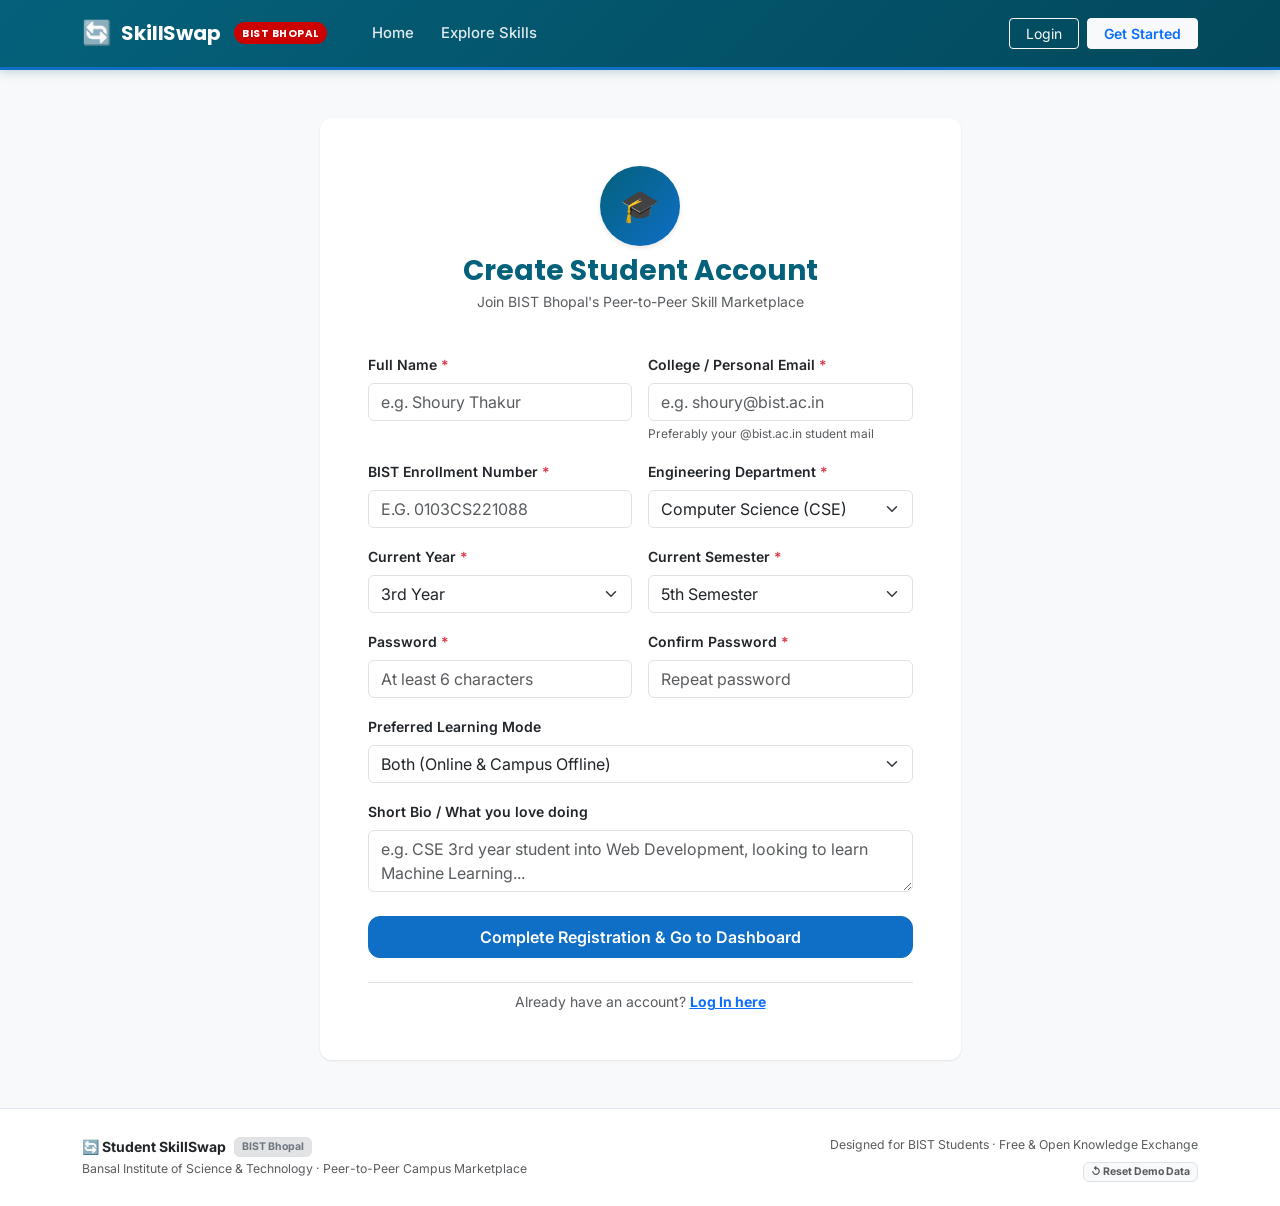
<file: student-skillswap/register.html>
<!DOCTYPE html>
<html lang="en">
<head>
  <meta charset="UTF-8">
  <meta name="viewport" content="width=device-width, initial-scale=1.0">
  <title>Register | Student SkillSwap - BIST Bhopal</title>
  <!-- Bootstrap 5 CSS -->
  <link href="https://cdn.jsdelivr.net/npm/bootstrap@5.3.3/dist/css/bootstrap.min.css" rel="stylesheet">
  <!-- Custom CSS -->
  <link rel="stylesheet" href="css/style.css">
</head>
<body class="bg-light">

  <div id="navbar-placeholder"></div>

  <div class="container py-5">
    <div class="row justify-content-center">
      <div class="col-lg-7 col-md-9">
        <div class="card border-0 shadow-md p-4 p-md-5">
          
          <div class="text-center mb-4">
            <div class="avatar avatar-lg mx-auto mb-2" style="background: linear-gradient(135deg, var(--bist-teal), var(--bist-blue));">
              🎓
            </div>
            <h3 class="fw-bold mb-1">Create Student Account</h3>
            <p class="text-muted small">Join BIST Bhopal's Peer-to-Peer Skill Marketplace</p>
          </div>

          <form id="register-form" novalidate>
            <div class="row g-3">
              
              <!-- Full Name -->
              <div class="col-md-6">
                <label class="form-label small fw-semibold">Full Name <span class="text-danger">*</span></label>
                <input type="text" class="form-control" name="name" placeholder="e.g. Shoury Thakur" required>
              </div>

              <!-- College Email -->
              <div class="col-md-6">
                <label class="form-label small fw-semibold">College / Personal Email <span class="text-danger">*</span></label>
                <input type="email" class="form-control" name="email" placeholder="e.g. shoury@bist.ac.in" required>
                <div class="form-text" style="font-size: 0.75rem;">Preferably your @bist.ac.in student mail</div>
              </div>

              <!-- Enrollment Number -->
              <div class="col-md-6">
                <label class="form-label small fw-semibold">BIST Enrollment Number <span class="text-danger">*</span></label>
                <input type="text" class="form-control" name="enrollment" placeholder="e.g. 0103CS221088" style="text-transform: uppercase;" required>
              </div>

              <!-- Department -->
              <div class="col-md-6">
                <label class="form-label small fw-semibold">Engineering Department <span class="text-danger">*</span></label>
                <select class="form-select" name="department" required>
                  <option value="CSE" selected>Computer Science (CSE)</option>
                  <option value="IT">Information Technology (IT)</option>
                  <option value="ECE">Electronics & Comm (ECE)</option>
                  <option value="EE">Electrical Engineering (EE)</option>
                  <option value="ME">Mechanical Engineering (ME)</option>
                  <option value="Civil">Civil Engineering (Civil)</option>
                </select>
              </div>

              <!-- Year & Semester -->
              <div class="col-md-6">
                <label class="form-label small fw-semibold">Current Year <span class="text-danger">*</span></label>
                <select class="form-select" name="year" required>
                  <option value="1st Year">1st Year</option>
                  <option value="2nd Year">2nd Year</option>
                  <option value="3rd Year" selected>3rd Year</option>
                  <option value="4th Year">4th Year</option>
                </select>
              </div>

              <div class="col-md-6">
                <label class="form-label small fw-semibold">Current Semester <span class="text-danger">*</span></label>
                <select class="form-select" name="semester" required>
                  <option value="1st Sem">1st Semester</option>
                  <option value="2nd Sem">2nd Semester</option>
                  <option value="3rd Sem">3rd Semester</option>
                  <option value="4th Sem">4th Semester</option>
                  <option value="5th Sem" selected>5th Semester</option>
                  <option value="6th Sem">6th Semester</option>
                  <option value="7th Sem">7th Semester</option>
                  <option value="8th Sem">8th Semester</option>
                </select>
              </div>

              <!-- Password -->
              <div class="col-md-6">
                <label class="form-label small fw-semibold">Password <span class="text-danger">*</span></label>
                <input type="password" class="form-control" name="password" minlength="6" placeholder="At least 6 characters" required>
              </div>

              <!-- Confirm Password -->
              <div class="col-md-6">
                <label class="form-label small fw-semibold">Confirm Password <span class="text-danger">*</span></label>
                <input type="password" class="form-control" name="confirmPassword" minlength="6" placeholder="Repeat password" required>
              </div>

              <!-- Preferred Mode & Bio -->
              <div class="col-12">
                <label class="form-label small fw-semibold">Preferred Learning Mode</label>
                <select class="form-select" name="preferredMode">
                  <option value="Both" selected>Both (Online & Campus Offline)</option>
                  <option value="Online">Online Only (Google Meet / Zoom)</option>
                  <option value="Offline">Offline Only (Nursing Building Library Area)</option>
                </select>
              </div>

              <div class="col-12">
                <label class="form-label small fw-semibold">Short Bio / What you love doing</label>
                <textarea class="form-control" name="bio" rows="2" placeholder="e.g. CSE 3rd year student into Web Development, looking to learn Machine Learning..."></textarea>
              </div>

              <div class="col-12 mt-4">
                <button type="submit" class="btn btn-primary w-100 py-2 fw-semibold fs-6">
                  Complete Registration & Go to Dashboard
                </button>
              </div>
            </div>
          </form>

          <div class="text-center mt-4 pt-2 border-top">
            <p class="text-muted small mb-0">
              Already have an account? <a href="login.html" class="fw-bold text-primary">Log In here</a>
            </p>
          </div>

        </div>
      </div>
    </div>
  </div>

  <div id="footer-placeholder"></div>

  <!-- Scripts -->
  <script src="https://cdn.jsdelivr.net/npm/bootstrap@5.3.3/dist/js/bootstrap.bundle.min.js"></script>
  <script src="js/db.js"></script>
  <script src="js/auth.js"></script>
  <script>
    document.addEventListener("DOMContentLoaded", async () => {
      // If already logged in, redirect to dashboard
      const user = await Auth.getCurrentUser();
      if (user) {
        window.location.href = "dashboard.html";
        return;
      }

      await Auth.initNavbar("register");
      Auth.initFooter();

      const form = document.getElementById("register-form");
      form.addEventListener("submit", async (e) => {
        e.preventDefault();

        if (form.password.value !== form.confirmPassword.value) {
          SkillSwapUtils.showToast("Passwords do not match.", "danger");
          return;
        }

        try {
          const newUser = await Auth.register({
            name: form.name.value,
            email: form.email.value,
            enrollment: form.enrollment.value,
            department: form.department.value,
            year: form.year.value,
            semester: form.semester.value,
            password: form.password.value,
            preferredMode: form.preferredMode.value,
            bio: form.bio.value
          });

          SkillSwapUtils.showToast("Account created successfully! Welcome to SkillSwap.", "success");
          setTimeout(() => {
            window.location.href = "dashboard.html";
          }, 800);
        } catch (err) {
          SkillSwapUtils.showToast(err.message, "danger");
        }
      });
    });
  </script>
</body>
</html>
</file>
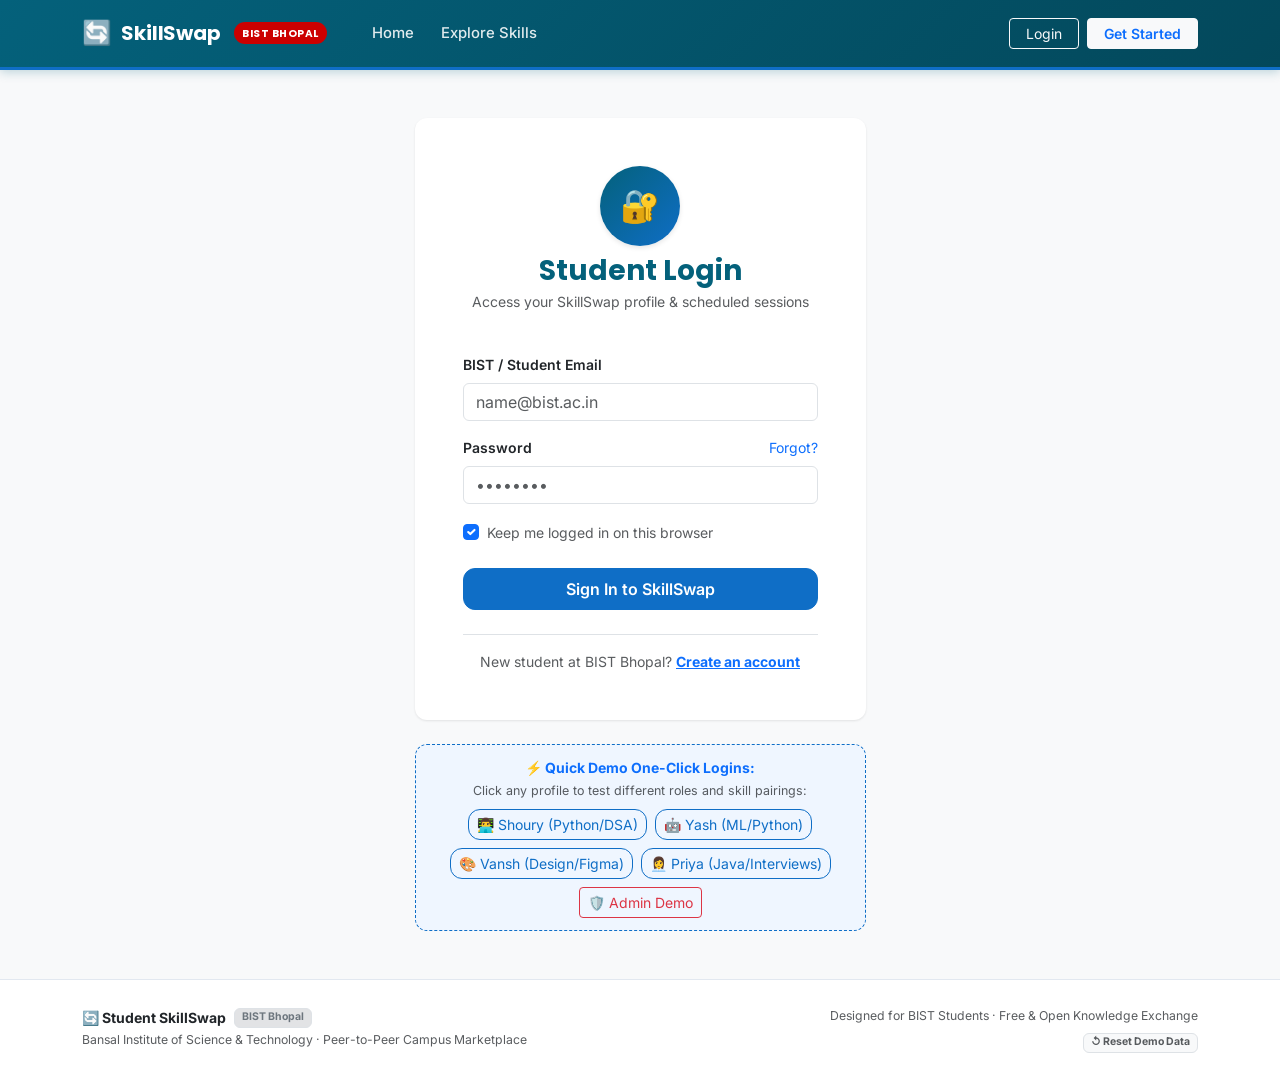
<file: student-skillswap/requests.html>
<!DOCTYPE html>
<html lang="en">
<head>
  <meta charset="UTF-8">
  <meta name="viewport" content="width=device-width, initial-scale=1.0">
  <title>Learning Requests | Student SkillSwap - BIST Bhopal</title>
  <!-- Bootstrap 5 CSS -->
  <link href="https://cdn.jsdelivr.net/npm/bootstrap@5.3.3/dist/css/bootstrap.min.css" rel="stylesheet">
  <!-- Custom CSS -->
  <link rel="stylesheet" href="css/style.css">
</head>
<body class="bg-light">

  <div id="navbar-placeholder"></div>

  <main class="container py-4">
    <div class="d-flex justify-content-between align-items-center mb-4">
      <div>
        <h2 class="fw-bold mb-1">📬 Learning Requests</h2>
        <p class="text-muted small mb-0">Track all incoming requests to learn your skills, and check the status of requests you've sent.</p>
      </div>
      <a href="search.html" class="btn btn-primary btn-sm">
        🔍 Find More Mentors
      </a>
    </div>

    <!-- Requests Tabs -->
    <ul class="nav nav-pills mb-4 bg-white p-2 rounded shadow-sm border" id="requestsTab" role="tablist">
      <li class="nav-item flex-fill text-center" role="presentation">
        <button class="nav-link active w-100 fw-semibold" id="received-tab" data-bs-toggle="pill" data-bs-target="#received-pane" type="button" role="tab">
          📥 Received Requests <span class="badge bg-primary ms-1" id="received-badge">0</span>
        </button>
      </li>
      <li class="nav-item flex-fill text-center" role="presentation">
        <button class="nav-link w-100 fw-semibold" id="sent-tab" data-bs-toggle="pill" data-bs-target="#sent-pane" type="button" role="tab">
          📤 Sent Requests <span class="badge bg-secondary ms-1" id="sent-badge">0</span>
        </button>
      </li>
    </ul>

    <!-- Tab Contents -->
    <div class="tab-content" id="requestsTabContent">
      <!-- Received Requests Tab Pane -->
      <div class="tab-pane fade show active" id="received-pane" role="tabpanel">
        <div id="received-requests-list">
          <div class="text-center py-5">
            <div class="spinner-border text-primary" role="status"></div>
          </div>
        </div>
      </div>

      <!-- Sent Requests Tab Pane -->
      <div class="tab-pane fade" id="sent-pane" role="tabpanel">
        <div id="sent-requests-list">
          <div class="text-center py-5">
            <div class="spinner-border text-primary" role="status"></div>
          </div>
        </div>
      </div>
    </div>

  </main>

  <div id="footer-placeholder"></div>

  <!-- Scripts -->
  <script src="https://cdn.jsdelivr.net/npm/bootstrap@5.3.3/dist/js/bootstrap.bundle.min.js"></script>
  <script src="js/db.js"></script>
  <script src="js/auth.js"></script>
  <script src="js/requests.js"></script>
</body>
</html>
</file>
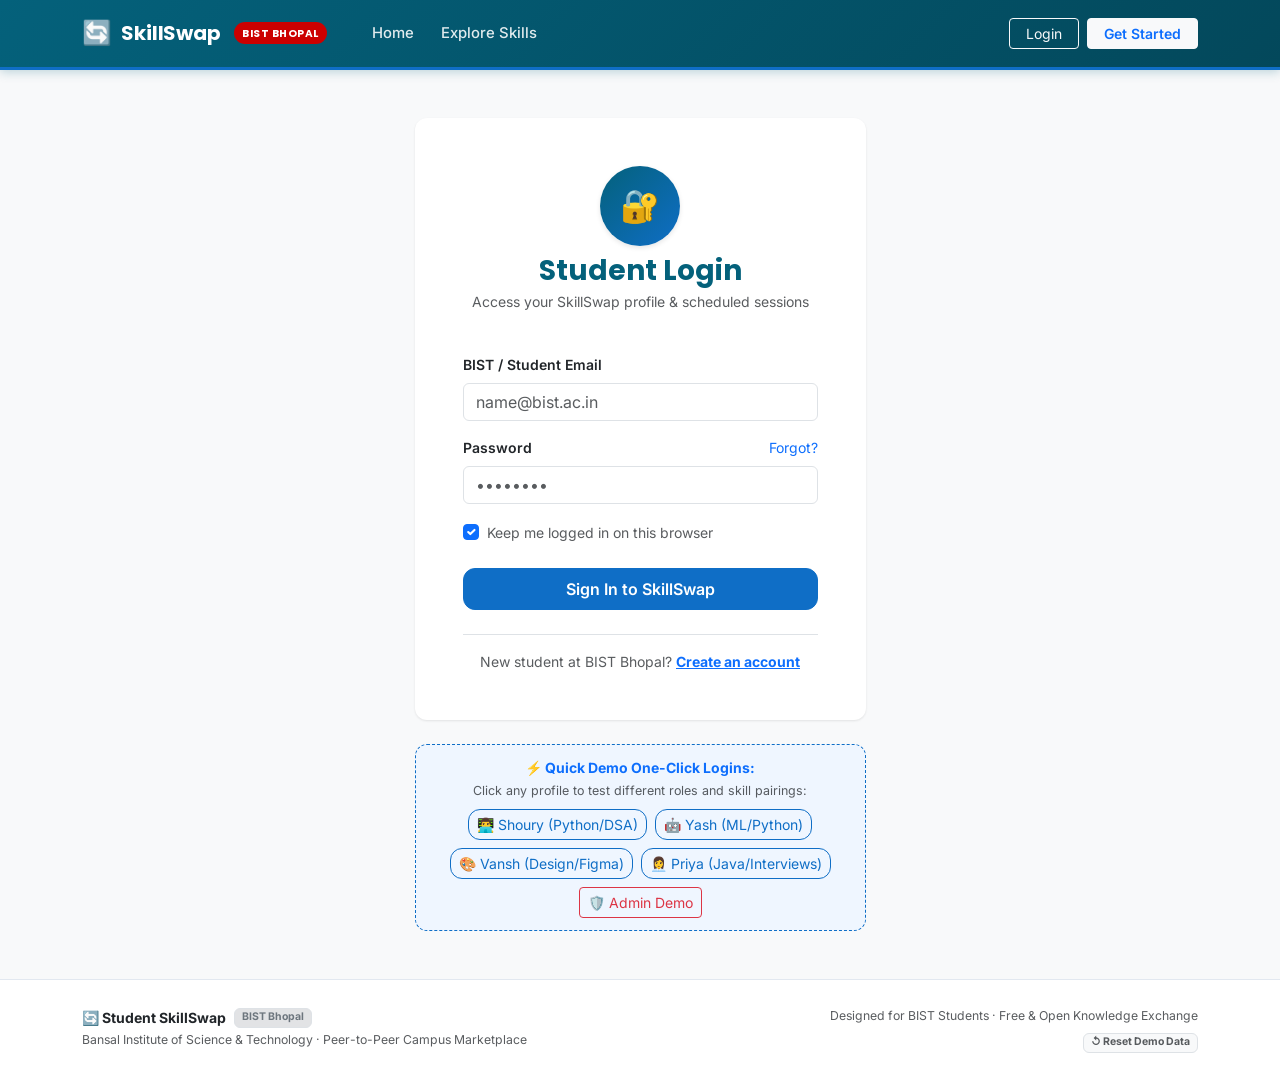
<file: student-skillswap/schedule.html>
<!DOCTYPE html>
<html lang="en">
<head>
  <meta charset="UTF-8">
  <meta name="viewport" content="width=device-width, initial-scale=1.0">
  <title>Session Scheduler | Student SkillSwap - BIST Bhopal</title>
  <!-- Bootstrap 5 CSS -->
  <link href="https://cdn.jsdelivr.net/npm/bootstrap@5.3.3/dist/css/bootstrap.min.css" rel="stylesheet">
  <!-- Custom CSS -->
  <link rel="stylesheet" href="css/style.css">
</head>
<body class="bg-light">

  <div id="navbar-placeholder"></div>

  <main class="container py-4">
    <div class="d-flex justify-content-between align-items-center mb-4">
      <div>
        <h2 class="fw-bold mb-1">📅 Peer Learning Sessions</h2>
        <p class="text-muted small mb-0">Schedule 1-on-1 online or campus sessions with accepted student matches.</p>
      </div>
      <a href="requests.html" class="btn btn-outline-primary btn-sm">
        📬 View Accepted Requests
      </a>
    </div>

    <div class="row g-4">
      
      <!-- Left: Scheduling Form Card -->
      <div class="col-lg-5 col-md-6">
        <div class="card p-4 border-0 shadow-sm sticky-top" style="top: 80px;">
          <h5 class="fw-bold mb-3">🗓️ Schedule a New Session</h5>

          <form id="schedule-form">
            <!-- Select Accepted Request -->
            <div class="mb-3">
              <label class="form-label small fw-semibold">Matched Request / Peer <span class="text-danger">*</span></label>
              <select class="form-select" id="request-select" name="requestId" required>
                <option value="">Loading accepted requests...</option>
              </select>
              <div class="form-text small">Only accepted learning requests can be scheduled.</div>
            </div>

            <!-- Date & Time -->
            <div class="row g-2 mb-3">
              <div class="col-6">
                <label class="form-label small fw-semibold">Date <span class="text-danger">*</span></label>
                <input type="date" class="form-control" name="date" id="session-date" required>
              </div>
              <div class="col-6">
                <label class="form-label small fw-semibold">Time <span class="text-danger">*</span></label>
                <input type="time" class="form-control" name="time" value="17:00" required>
              </div>
            </div>

            <!-- Duration & Mode -->
            <div class="row g-2 mb-3">
              <div class="col-6">
                <label class="form-label small fw-semibold">Duration <span class="text-danger">*</span></label>
                <select class="form-select" name="duration" required>
                  <option value="30 min">30 minutes</option>
                  <option value="1 hour" selected>1 hour</option>
                  <option value="1.5 hours">1.5 hours</option>
                  <option value="2 hours">2 hours</option>
                </select>
              </div>
              <div class="col-6">
                <label class="form-label small fw-semibold">Mode <span class="text-danger">*</span></label>
                <select class="form-select" name="mode" required>
                  <option value="Online">Online</option>
                  <option value="Offline">Offline</option>
                </select>
              </div>
            </div>

            <!-- Location / Link -->
            <div class="mb-4">
              <label class="form-label small fw-semibold">Meeting Link or Campus Venue <span class="text-danger">*</span></label>
              <input type="text" class="form-control" name="location" placeholder="e.g. https://meet.google.com/xyz or Nursing Building Library Area" required>
              <div class="form-text small">Enter a Google Meet / Zoom link, or an offline venue on campus.</div>
            </div>

            <button type="submit" class="btn btn-primary w-100 fw-semibold" id="schedule-submit-btn">
              Confirm & Schedule Session
            </button>
          </form>
        </div>
      </div>

      <!-- Right: Sessions Lists (Upcoming & Past) -->
      <div class="col-lg-7 col-md-6">
        
        <!-- Upcoming Sessions -->
        <div class="mb-4">
          <div class="d-flex align-items-center justify-content-between mb-3">
            <h5 class="fw-bold mb-0 text-primary">⏳ Upcoming Scheduled Sessions</h5>
          </div>
          <div id="upcoming-sessions-list">
            <div class="text-center py-4">
              <div class="spinner-border text-primary spinner-border-sm"></div>
            </div>
          </div>
        </div>

        <hr class="my-4">

        <!-- Past Sessions -->
        <div>
          <div class="d-flex align-items-center justify-content-between mb-3">
            <h5 class="fw-bold mb-0 text-secondary">📜 Past & Completed Sessions</h5>
          </div>
          <p class="text-muted small">Sessions you've completed. Don't forget to submit peer ratings!</p>
          <div id="past-sessions-list"></div>
        </div>

      </div>

    </div>
  </main>

  <div id="footer-placeholder"></div>

  <!-- Scripts -->
  <script src="https://cdn.jsdelivr.net/npm/bootstrap@5.3.3/dist/js/bootstrap.bundle.min.js"></script>
  <script src="js/db.js"></script>
  <script src="js/auth.js"></script>
  <script src="js/sessions.js"></script>
</body>
</html>
</file>
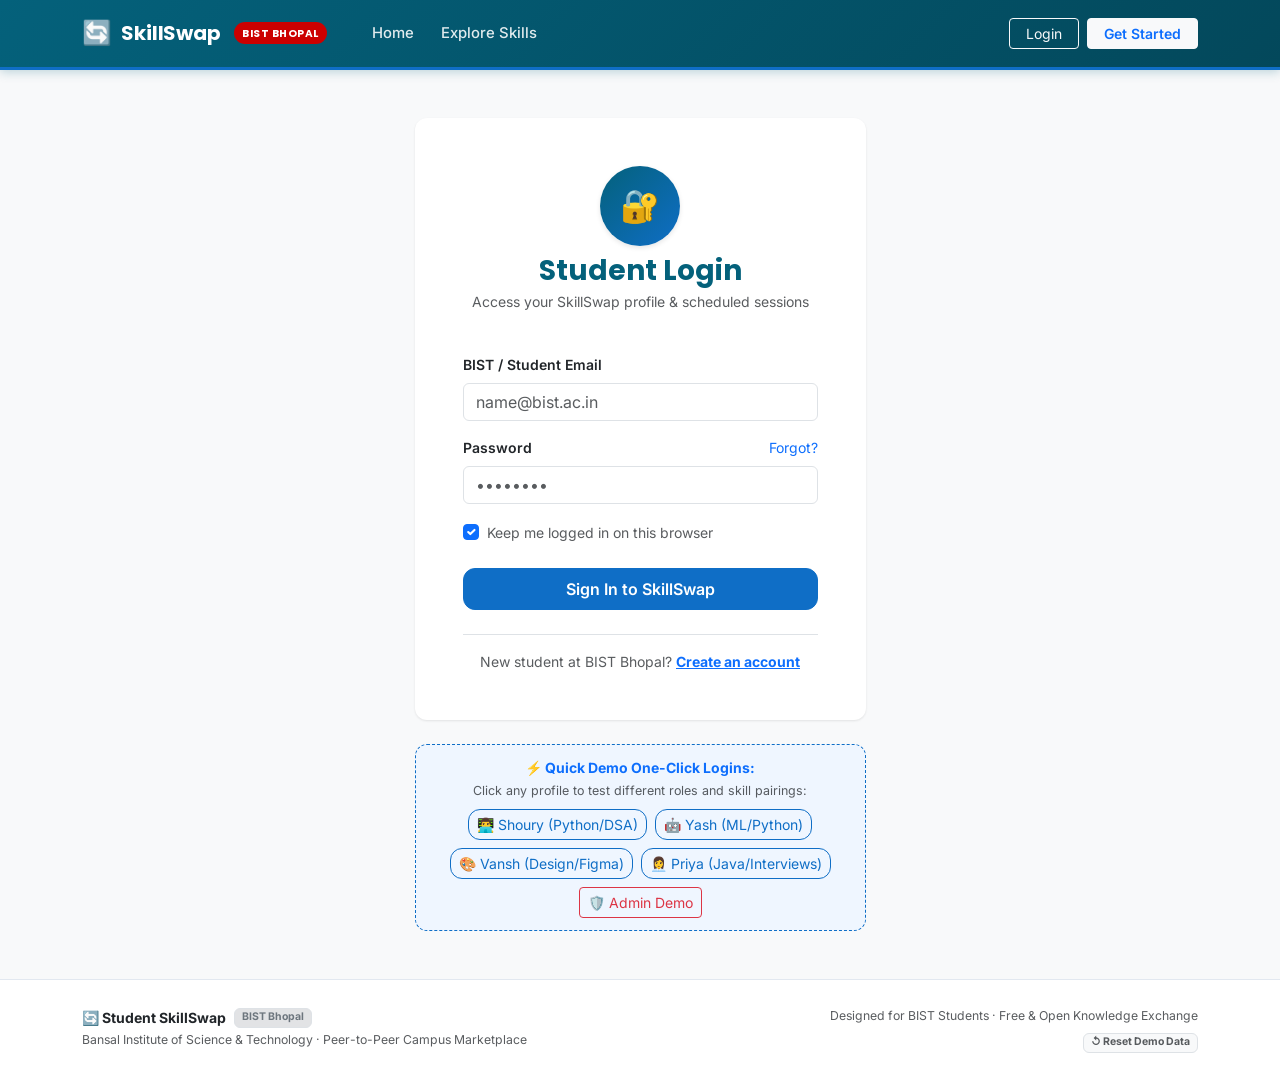
<file: student-skillswap/skills.html>
<!DOCTYPE html>
<html lang="en">
<head>
  <meta charset="UTF-8">
  <meta name="viewport" content="width=device-width, initial-scale=1.0">
  <title>Manage Skills | Student SkillSwap - BIST Bhopal</title>
  <!-- Bootstrap 5 CSS -->
  <link href="https://cdn.jsdelivr.net/npm/bootstrap@5.3.3/dist/css/bootstrap.min.css" rel="stylesheet">
  <!-- Custom CSS -->
  <link rel="stylesheet" href="css/style.css">
</head>
<body class="bg-light">

  <div id="navbar-placeholder"></div>

  <main class="container py-4">
    <div class="d-flex justify-content-between align-items-center mb-4">
      <div>
        <h2 class="fw-bold mb-1">⚡ Manage Your Skills</h2>
        <p class="text-muted small mb-0">List what you can teach to fellow BISTians, and what you want to learn from them.</p>
      </div>
      <a href="search.html" class="btn btn-outline-primary btn-sm">
        🔍 Explore Others' Skills
      </a>
    </div>

    <div class="row g-4">
      
      <!-- Left: Add New Skill Form Card -->
      <div class="col-lg-4 col-md-5">
        <div class="card p-4 border-0 shadow-sm sticky-top" style="top: 80px;">
          <h5 class="fw-bold mb-3">➕ Add a New Skill</h5>

          <form id="add-skill-form">
            <!-- Skill Name -->
            <div class="mb-3">
              <label class="form-label small fw-semibold">Skill / Subject Name <span class="text-danger">*</span></label>
              <input type="text" class="form-control" name="skillName" placeholder="e.g. Python, Figma, React, DSA" required>
            </div>

            <!-- Skill Type (Teach or Learn) -->
            <div class="mb-3">
              <label class="form-label small fw-semibold">Skill Direction <span class="text-danger">*</span></label>
              <select class="form-select" name="skillType" required>
                <option value="teach" selected>🎓 I Can Teach This Skill</option>
                <option value="learn">📖 I Want to Learn This Skill</option>
              </select>
            </div>

            <!-- Skill Level -->
            <div class="mb-3">
              <label class="form-label small fw-semibold">Proficiency / Target Level <span class="text-danger">*</span></label>
              <select class="form-select" name="skillLevel" required>
                <option value="Beginner">Beginner (Foundations & Syntax)</option>
                <option value="Intermediate" selected>Intermediate (Projects & Practical)</option>
                <option value="Advanced">Advanced (Deep Concepts & Optimization)</option>
              </select>
            </div>

            <!-- Description -->
            <div class="mb-3">
              <label class="form-label small fw-semibold">Short Description / Topics</label>
              <textarea class="form-control" name="description" rows="3" placeholder="e.g. Can teach Python loops, OOP, Pandas, and simple automation scripts..."></textarea>
            </div>

            <button type="submit" class="btn btn-primary w-100 fw-semibold">
              Add Skill to Profile
            </button>
          </form>
        </div>
      </div>

      <!-- Right: Skills Lists (Teach & Learn) -->
      <div class="col-lg-8 col-md-7">
        
        <!-- Teach Skills Section -->
        <div class="mb-4">
          <div class="d-flex align-items-center gap-2 mb-3">
            <h4 class="fw-bold mb-0 text-primary">🎓 Skills I Can Teach</h4>
            <span class="badge bg-primary-subtle text-primary">Provider</span>
          </div>
          <p class="text-muted small">These skills appear in search results when other students look for mentors.</p>
          <div id="teach-skills-list">
            <div class="text-center py-4">
              <div class="spinner-border text-primary spinner-border-sm"></div>
            </div>
          </div>
        </div>

        <hr class="my-4">

        <!-- Learn Skills Section -->
        <div>
          <div class="d-flex align-items-center gap-2 mb-3">
            <h4 class="fw-bold mb-0 text-warning-emphasis">📖 Skills I Want to Learn</h4>
            <span class="badge bg-warning-subtle text-warning-emphasis">Seeker</span>
          </div>
          <p class="text-muted small">Skills you want help with. Mentors can find and offer to guide you.</p>
          <div id="learn-skills-list">
            <div class="text-center py-4">
              <div class="spinner-border text-primary spinner-border-sm"></div>
            </div>
          </div>
        </div>

      </div>

    </div>
  </main>

  <!-- Edit Skill Modal -->
  <div class="modal fade" id="editSkillModal" tabindex="-1" aria-labelledby="editSkillModalLabel" aria-hidden="true">
    <div class="modal-dialog modal-dialog-centered">
      <div class="modal-content">
        <div class="modal-header">
          <h5 class="modal-title fw-bold" id="editSkillModalLabel">Edit Skill Details</h5>
          <button type="button" class="btn-close" data-bs-dismiss="modal" aria-label="Close"></button>
        </div>
        <form id="edit-skill-form">
          <div class="modal-body">
            <div class="mb-3">
              <label class="form-label small fw-semibold">Skill Name</label>
              <input type="text" class="form-control" name="editSkillName" required>
            </div>
            <div class="mb-3">
              <label class="form-label small fw-semibold">Direction</label>
              <select class="form-select" name="editSkillType" required>
                <option value="teach">🎓 Can Teach</option>
                <option value="learn">📖 Want to Learn</option>
              </select>
            </div>
            <div class="mb-3">
              <label class="form-label small fw-semibold">Level</label>
              <select class="form-select" name="editSkillLevel" required>
                <option value="Beginner">Beginner</option>
                <option value="Intermediate">Intermediate</option>
                <option value="Advanced">Advanced</option>
              </select>
            </div>
            <div class="mb-3">
              <label class="form-label small fw-semibold">Description</label>
              <textarea class="form-control" name="editDescription" rows="3"></textarea>
            </div>
          </div>
          <div class="modal-footer">
            <button type="button" class="btn btn-outline-secondary btn-sm" data-bs-dismiss="modal">Cancel</button>
            <button type="submit" class="btn btn-primary btn-sm">Save Changes</button>
          </div>
        </form>
      </div>
    </div>
  </div>

  <div id="footer-placeholder"></div>

  <!-- Scripts -->
  <script src="https://cdn.jsdelivr.net/npm/bootstrap@5.3.3/dist/js/bootstrap.bundle.min.js"></script>
  <script src="js/db.js"></script>
  <script src="js/auth.js"></script>
  <script src="js/skills.js"></script>
</body>
</html>
</file>
<file: student-skillswap/css/style.css>
/* ==========================================================================
   Student SkillSwap - Bansal Institute of Science & Technology (BIST Bhopal)
   Custom Stylesheet adhering to UI Design Guidelines:
   - Primary Blue: #0F6EC6
   - Header / Nav Teal: #04617B
   - Accent / Alert Red: #CC0000
   - Modern Typography: 'Inter', 'Poppins', sans-serif
   ========================================================================== */

@import url('https://fonts.googleapis.com/css2?family=Inter:wght@300;400;500;600;700&family=Poppins:wght@500;600;700;800&display=swap');

:root {
  --bist-blue: #0F6EC6;
  --bist-blue-hover: #0c569c;
  --bist-blue-light: #e8f2fc;
  --bist-teal: #04617B;
  --bist-teal-hover: #034b5f;
  --bist-teal-light: #e6f3f7;
  --bist-red: #CC0000;
  --bist-red-light: #fde8e8;
  --bist-gold: #f59e0b;
  --bist-dark: #1e293b;
  --bist-gray: #64748b;
  --bist-light-gray: #f1f5f9;
  --bist-border: #e2e8f0;
  --bist-card-bg: #ffffff;
  --bist-body-bg: #f8fafc;
  --shadow-sm: 0 1px 3px rgba(0, 0, 0, 0.06), 0 1px 2px rgba(0, 0, 0, 0.04);
  --shadow-md: 0 4px 14px rgba(15, 110, 198, 0.08), 0 2px 6px rgba(0, 0, 0, 0.04);
  --shadow-lg: 0 10px 25px -3px rgba(15, 110, 198, 0.12), 0 4px 8px -2px rgba(0, 0, 0, 0.05);
  --radius-sm: 8px;
  --radius-md: 12px;
  --radius-lg: 18px;
  --radius-full: 9999px;
}

body {
  font-family: 'Inter', -apple-system, BlinkMacSystemFont, "Segoe UI", Roboto, sans-serif;
  background-color: var(--bist-body-bg);
  color: var(--bist-dark);
  min-height: 100vh;
  display: flex;
  flex-direction: column;
}

h1, h2, h3, h4, h5, h6, .brand-font {
  font-family: 'Poppins', sans-serif;
  font-weight: 600;
  color: var(--bist-teal);
}

/* ==========================================================================
   Navigation Bar
   ========================================================================== */
.bist-navbar {
  background: linear-gradient(135deg, var(--bist-teal) 0%, #03485b 100%);
  border-bottom: 3px solid var(--bist-blue);
  box-shadow: 0 2px 10px rgba(4, 97, 123, 0.25);
  padding: 0.65rem 0;
}

.bist-navbar .navbar-brand {
  display: flex;
  align-items: center;
  gap: 0.6rem;
  color: #ffffff;
  font-family: 'Poppins', sans-serif;
  font-weight: 700;
  font-size: 1.25rem;
  letter-spacing: -0.2px;
}

.bist-navbar .navbar-brand .brand-badge {
  background: var(--bist-red);
  color: #fff;
  font-size: 0.65rem;
  padding: 0.2rem 0.5rem;
  border-radius: var(--radius-full);
  text-transform: uppercase;
  font-weight: 700;
  letter-spacing: 0.5px;
}

.bist-navbar .nav-link {
  color: rgba(255, 255, 255, 0.88);
  font-weight: 500;
  font-size: 0.93rem;
  padding: 0.5rem 0.85rem !important;
  border-radius: var(--radius-sm);
  transition: all 0.2s ease;
}

.bist-navbar .nav-link:hover {
  color: #ffffff;
  background: rgba(255, 255, 255, 0.12);
}

.bist-navbar .nav-link.active {
  color: #ffffff;
  background: rgba(15, 110, 198, 0.4);
  border-bottom: 2px solid #38bdf8;
}

.bist-navbar .user-avatar-btn {
  display: flex;
  align-items: center;
  gap: 0.5rem;
  padding: 0.3rem 0.7rem;
  background: rgba(255, 255, 255, 0.15);
  border-radius: var(--radius-full);
  color: #fff;
  text-decoration: none;
  transition: all 0.2s;
}

.bist-navbar .user-avatar-btn:hover {
  background: rgba(255, 255, 255, 0.25);
}

/* ==========================================================================
   Buttons & Badges
   ========================================================================== */
.btn-primary {
  background-color: var(--bist-blue);
  border-color: var(--bist-blue);
  font-weight: 500;
  border-radius: var(--radius-md);
  padding: 0.5rem 1.25rem;
  transition: all 0.2s ease;
}

.btn-primary:hover, .btn-primary:focus {
  background-color: var(--bist-blue-hover);
  border-color: var(--bist-blue-hover);
  transform: translateY(-1px);
  box-shadow: 0 4px 12px rgba(15, 110, 198, 0.3);
}

.btn-teal {
  background-color: var(--bist-teal);
  border-color: var(--bist-teal);
  color: #ffffff;
  font-weight: 500;
  border-radius: var(--radius-md);
  padding: 0.5rem 1.25rem;
}

.btn-teal:hover {
  background-color: var(--bist-teal-hover);
  border-color: var(--bist-teal-hover);
  color: #ffffff;
}

.btn-outline-primary {
  color: var(--bist-blue);
  border-color: var(--bist-blue);
  border-radius: var(--radius-md);
}

.btn-outline-primary:hover {
  background-color: var(--bist-blue);
  border-color: var(--bist-blue);
  color: #fff;
}

.btn-danger, .btn-red {
  background-color: var(--bist-red);
  border-color: var(--bist-red);
  color: #fff;
  border-radius: var(--radius-md);
}

.btn-danger:hover, .btn-red:hover {
  background-color: #a80000;
  border-color: #a80000;
  color: #fff;
}

/* Badges */
.badge-beginner {
  background-color: #dbeafe;
  color: #1e40af;
  border: 1px solid #bfdbfe;
}

.badge-intermediate {
  background-color: #fef3c7;
  color: #92400e;
  border: 1px solid #fde68a;
}

.badge-advanced {
  background-color: #dcfce7;
  color: #166534;
  border: 1px solid #bbf7d0;
}

.badge-teach {
  background-color: var(--bist-blue-light);
  color: var(--bist-blue);
  font-weight: 600;
}

.badge-learn {
  background-color: #f3e8ff;
  color: #6b21a8;
  font-weight: 600;
}

.badge-status-pending {
  background-color: #fffbeb;
  color: #b45309;
  border: 1px solid #fcd34d;
}

.badge-status-accepted {
  background-color: #ecfdf5;
  color: #047857;
  border: 1px solid #a7f3d0;
}

.badge-status-declined {
  background-color: var(--bist-red-light);
  color: var(--bist-red);
  border: 1px solid #fecaca;
}

.badge-status-completed {
  background-color: #eff6ff;
  color: var(--bist-blue);
  border: 1px solid #bfdbfe;
}

.badge-status-scheduled {
  background-color: #f0fdfa;
  color: var(--bist-teal);
  border: 1px solid #99f6e4;
}

/* ==========================================================================
   Cards & Panels
   ========================================================================== */
.card {
  background: var(--bist-card-bg);
  border: 1px solid var(--bist-border);
  border-radius: var(--radius-md);
  box-shadow: var(--shadow-sm);
  transition: transform 0.2s ease, box-shadow 0.2s ease;
}

.card:hover {
  box-shadow: var(--shadow-md);
}

.card-feature {
  border-top: 4px solid var(--bist-blue);
  height: 100%;
}

.card-stat {
  border-left: 4px solid var(--bist-blue);
  border-radius: var(--radius-md);
}

.card-stat.teal { border-left-color: var(--bist-teal); }
.card-stat.gold { border-left-color: var(--bist-gold); }
.card-stat.red { border-left-color: var(--bist-red); }

/* Avatars */
.avatar {
  width: 44px;
  height: 44px;
  border-radius: 50%;
  background: linear-gradient(135deg, var(--bist-blue) 0%, var(--bist-teal) 100%);
  color: #ffffff;
  display: inline-flex;
  align-items: center;
  justify-content: center;
  font-weight: 700;
  font-size: 1.1rem;
  box-shadow: 0 2px 5px rgba(0,0,0,0.1);
  overflow: hidden;
  flex-shrink: 0;
}

.avatar-lg {
  width: 80px;
  height: 80px;
  font-size: 2rem;
}

.avatar-xl {
  width: 110px;
  height: 110px;
  font-size: 2.75rem;
}

.avatar img {
  width: 100%;
  height: 100%;
  object-fit: cover;
}

/* Stars */
.star-rating-display {
  color: var(--bist-gold);
  letter-spacing: 2px;
  font-size: 1rem;
  display: inline-flex;
  align-items: center;
}

.star-rating-input {
  display: flex;
  flex-direction: row-reverse;
  justify-content: flex-end;
  gap: 0.35rem;
  font-size: 2rem;
}

.star-rating-input input {
  display: none;
}

.star-rating-input label {
  color: #cbd5e1;
  cursor: pointer;
  transition: color 0.15s ease;
}

.star-rating-input label:hover,
.star-rating-input label:hover ~ label,
.star-rating-input input:checked ~ label {
  color: var(--bist-gold);
}

/* ==========================================================================
   Hero Section
   ========================================================================== */
.hero-section {
  background: linear-gradient(135deg, #04617B 0%, #0c4d61 50%, #0F6EC6 100%);
  color: #ffffff;
  border-radius: var(--radius-lg);
  padding: 4.5rem 2.5rem;
  position: relative;
  overflow: hidden;
  box-shadow: 0 15px 35px -5px rgba(4, 97, 123, 0.4);
}

.hero-section::before {
  content: "";
  position: absolute;
  top: -50%;
  right: -20%;
  width: 500px;
  height: 500px;
  background: radial-gradient(circle, rgba(255,255,255,0.12) 0%, rgba(255,255,255,0) 70%);
  border-radius: 50%;
  pointer-events: none;
}

.hero-section h1 {
  color: #ffffff;
  font-weight: 700;
  line-height: 1.2;
}

.hero-section .lead {
  color: #e0f2fe;
  font-size: 1.25rem;
}

.campus-pill {
  display: inline-flex;
  align-items: center;
  gap: 0.5rem;
  background: rgba(255, 255, 255, 0.15);
  border: 1px solid rgba(255, 255, 255, 0.25);
  color: #ffffff;
  padding: 0.4rem 1rem;
  border-radius: var(--radius-full);
  font-size: 0.85rem;
  font-weight: 600;
  backdrop-filter: blur(4px);
}

/* ==========================================================================
   Chat / Messaging Component
   ========================================================================== */
.chat-container {
  height: calc(100vh - 230px);
  min-height: 500px;
  background: #ffffff;
  border-radius: var(--radius-md);
  border: 1px solid var(--bist-border);
  display: flex;
  overflow: hidden;
  box-shadow: var(--shadow-sm);
}

.chat-sidebar {
  width: 320px;
  border-right: 1px solid var(--bist-border);
  background: #fafbfc;
  display: flex;
  flex-direction: column;
}

.chat-sidebar-header {
  padding: 1rem;
  border-bottom: 1px solid var(--bist-border);
  background: #ffffff;
}

.chat-sidebar-list {
  overflow-y: auto;
  flex: 1;
}

.chat-peer-item {
  padding: 0.85rem 1rem;
  display: flex;
  align-items: center;
  gap: 0.75rem;
  border-bottom: 1px solid #f1f5f9;
  cursor: pointer;
  transition: background 0.15s ease;
  text-decoration: none;
  color: inherit;
}

.chat-peer-item:hover {
  background: var(--bist-blue-light);
}

.chat-peer-item.active {
  background: #e0f2fe;
  border-left: 4px solid var(--bist-blue);
}

.chat-main {
  flex: 1;
  display: flex;
  flex-direction: column;
  background: #f8fafc;
}

.chat-header {
  padding: 0.85rem 1.25rem;
  background: #ffffff;
  border-bottom: 1px solid var(--bist-border);
  display: flex;
  align-items: center;
  justify-content: space-between;
}

.chat-messages {
  flex: 1;
  padding: 1.25rem;
  overflow-y: auto;
  display: flex;
  flex-direction: column;
  gap: 0.75rem;
  background-color: #f8fafc;
}

.chat-bubble {
  max-width: 72%;
  padding: 0.7rem 1rem;
  border-radius: 16px;
  font-size: 0.95rem;
  line-height: 1.45;
  position: relative;
  word-break: break-word;
  box-shadow: 0 1px 3px rgba(0,0,0,0.05);
}

.chat-bubble.mine {
  align-self: flex-end;
  background: linear-gradient(135deg, var(--bist-blue) 0%, #035294 100%);
  color: #ffffff;
  border-bottom-right-radius: 4px;
}

.chat-bubble.theirs {
  align-self: flex-start;
  background: #ffffff;
  color: var(--bist-dark);
  border: 1px solid var(--bist-border);
  border-bottom-left-radius: 4px;
}

.chat-bubble .meta {
  font-size: 0.7rem;
  margin-top: 0.25rem;
  opacity: 0.8;
  display: block;
}

.chat-bubble.mine .meta {
  color: rgba(255,255,255,0.85);
  text-align: right;
}

.chat-bubble.theirs .meta {
  color: var(--bist-gray);
  text-align: left;
}

.chat-input-bar {
  padding: 0.85rem 1.25rem;
  background: #ffffff;
  border-top: 1px solid var(--bist-border);
}

/* ==========================================================================
   Toast Notification & Utilities
   ========================================================================== */
.toast-container-custom {
  position: fixed;
  top: 20px;
  right: 20px;
  z-index: 9999;
}

.toast-custom {
  background: #ffffff;
  border-radius: var(--radius-md);
  box-shadow: var(--shadow-lg);
  border-left: 5px solid var(--bist-blue);
  min-width: 300px;
  max-width: 420px;
  margin-bottom: 0.75rem;
  animation: slideInRight 0.3s ease forwards;
}

.toast-custom.success { border-left-color: #10b981; }
.toast-custom.danger { border-left-color: var(--bist-red); }
.toast-custom.warning { border-left-color: var(--bist-gold); }
.toast-custom.info { border-left-color: var(--bist-teal); }

@keyframes slideInRight {
  from {
    transform: translateX(100%);
    opacity: 0;
  }
  to {
    transform: translateX(0);
    opacity: 1;
  }
}

/* Footer */
footer {
  margin-top: auto;
  background: #ffffff;
  border-top: 1px solid var(--bist-border);
  padding: 1.5rem 0;
  color: var(--bist-gray);
  font-size: 0.875rem;
}

/* Quick Demo Switcher Bar */
.demo-bar {
  background: #eff6ff;
  border: 1px dashed var(--bist-blue);
  border-radius: var(--radius-md);
  padding: 0.75rem 1rem;
}

/* Filter controls */
.filter-card {
  background: #ffffff;
  border: 1px solid var(--bist-border);
  border-radius: var(--radius-md);
  padding: 1.25rem;
}
</file>
